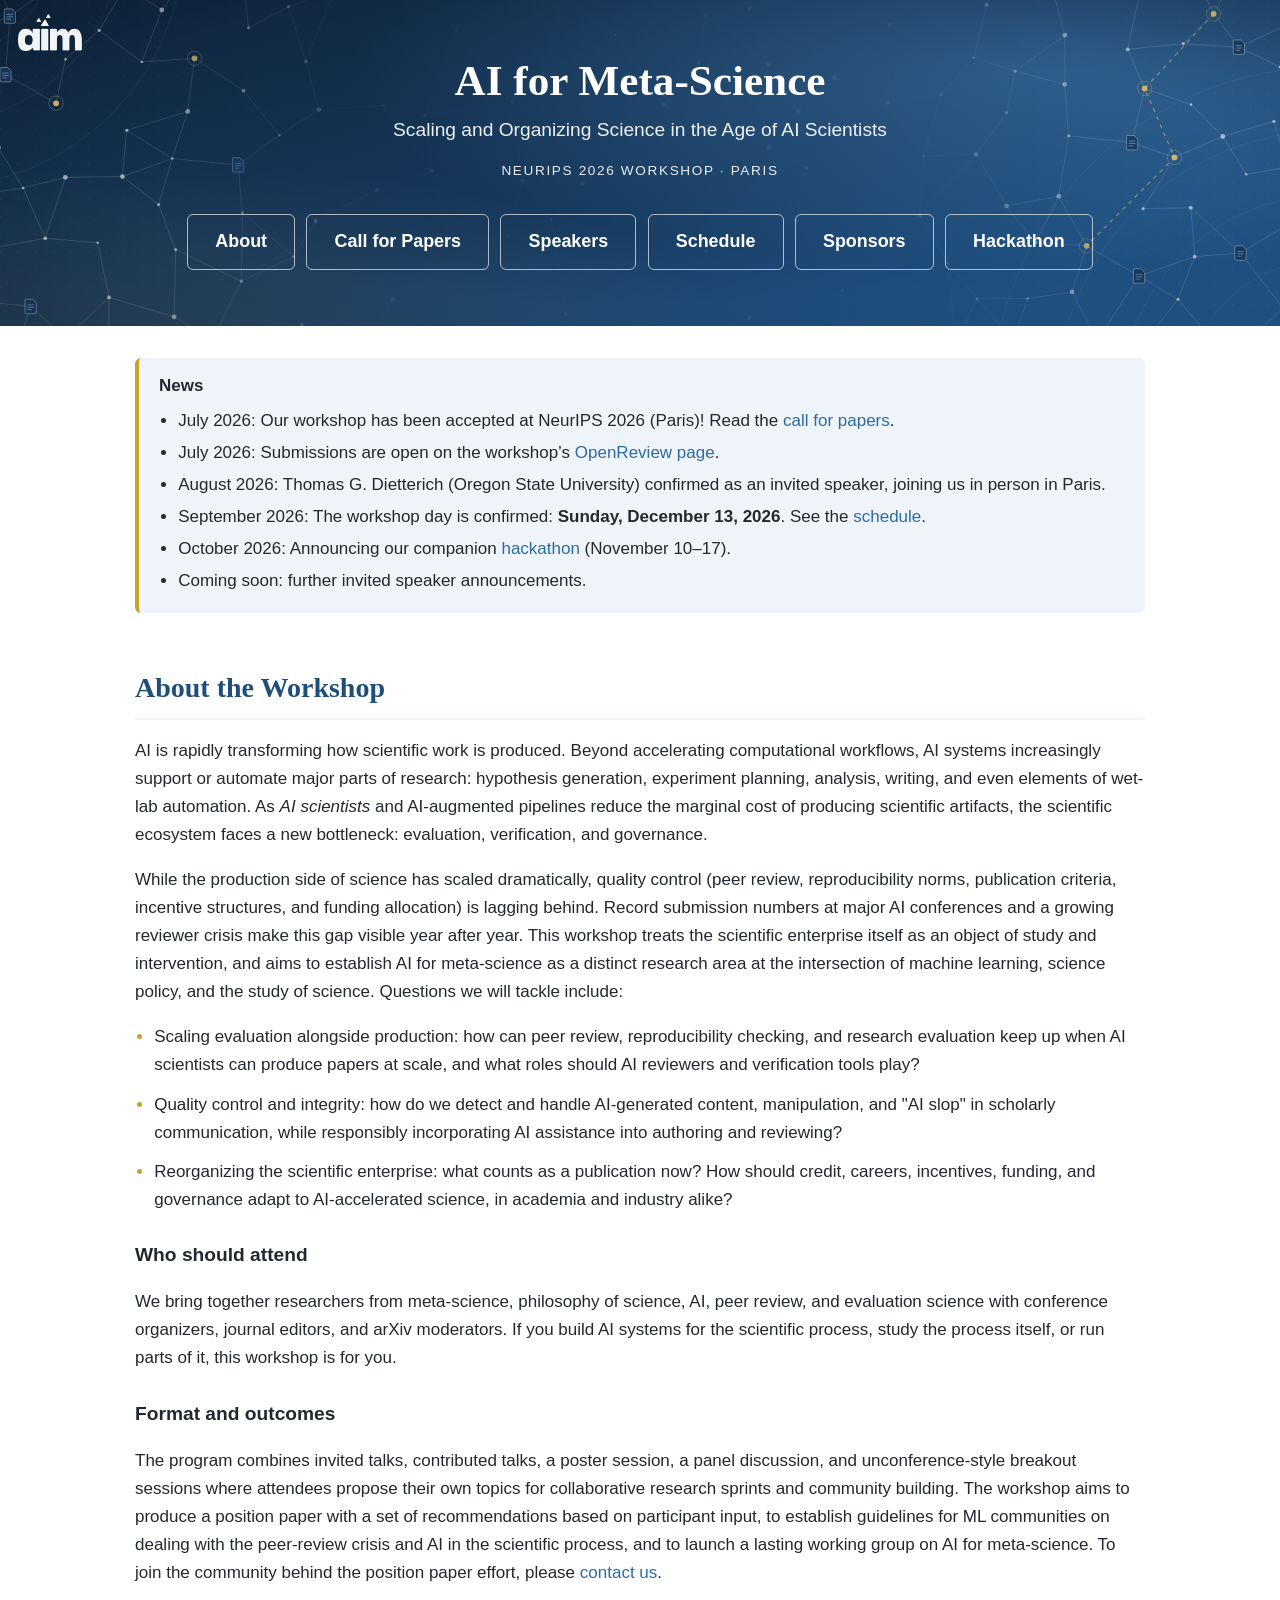
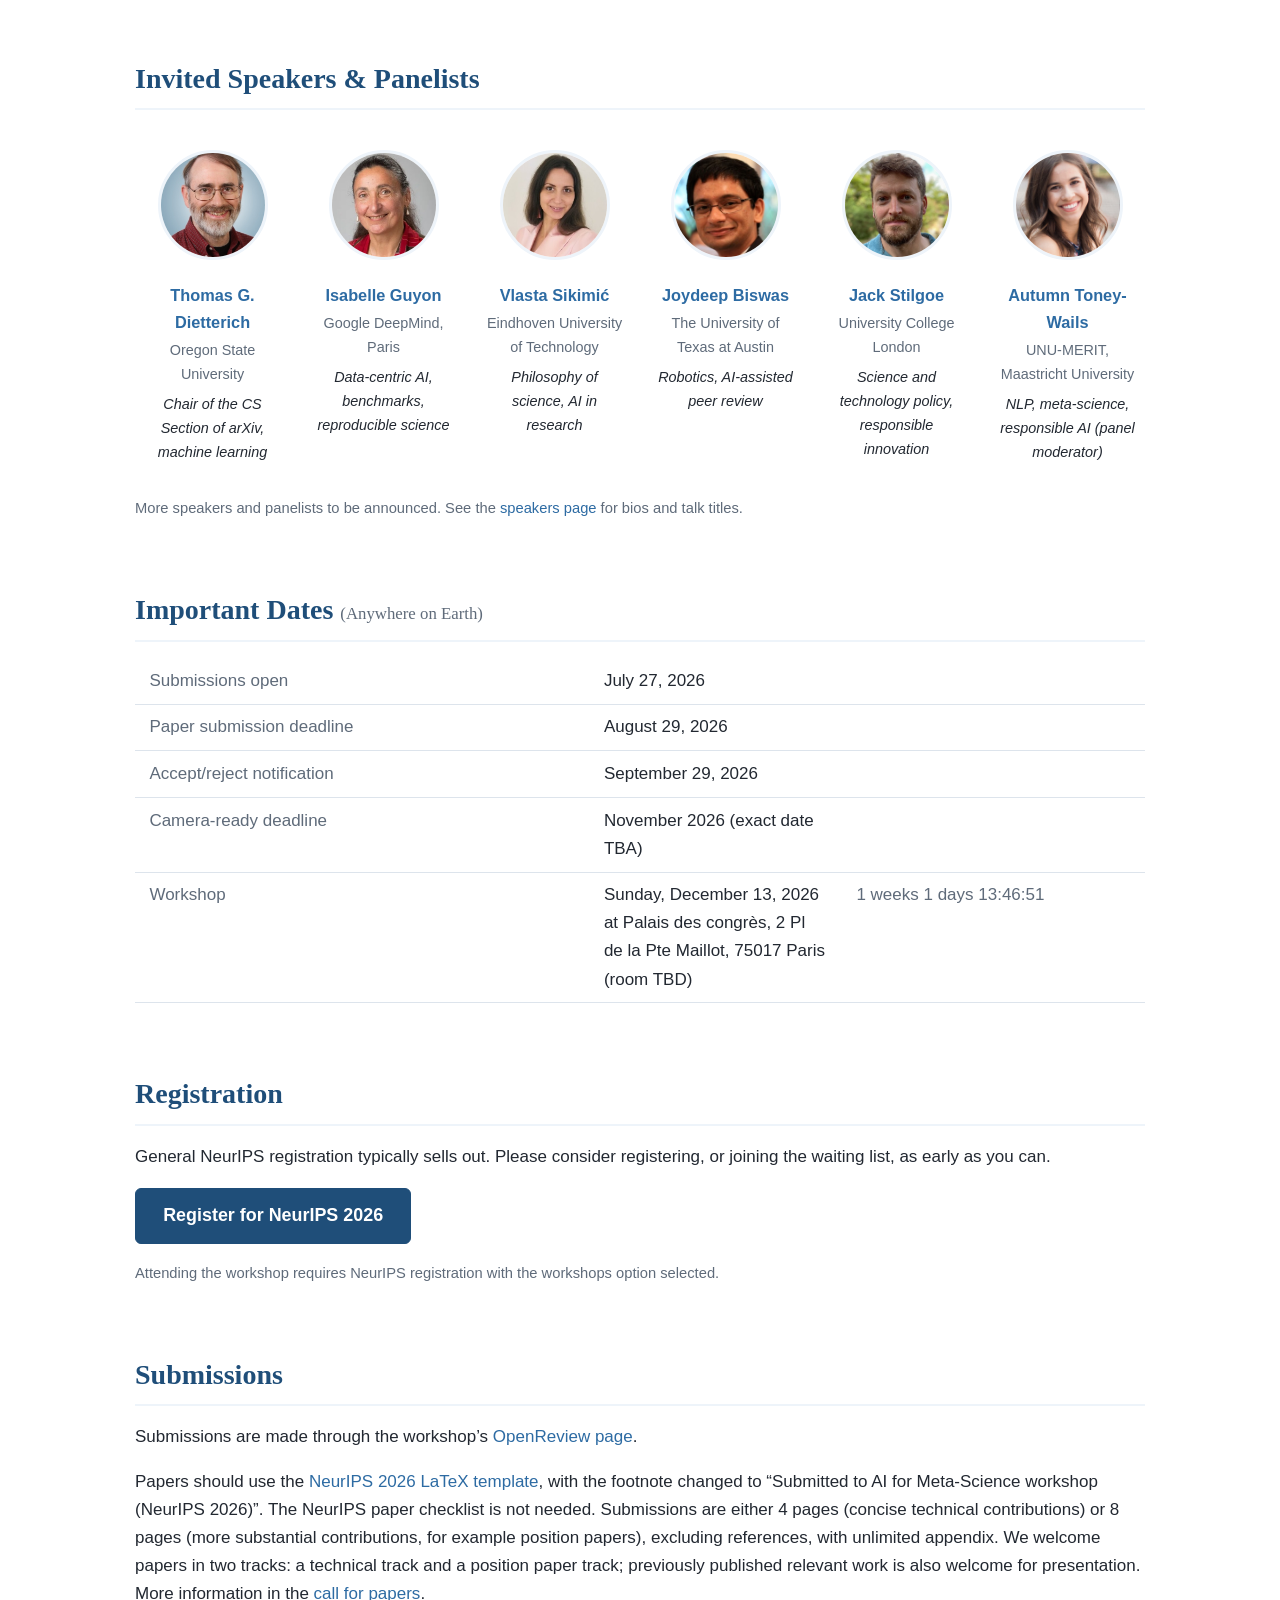
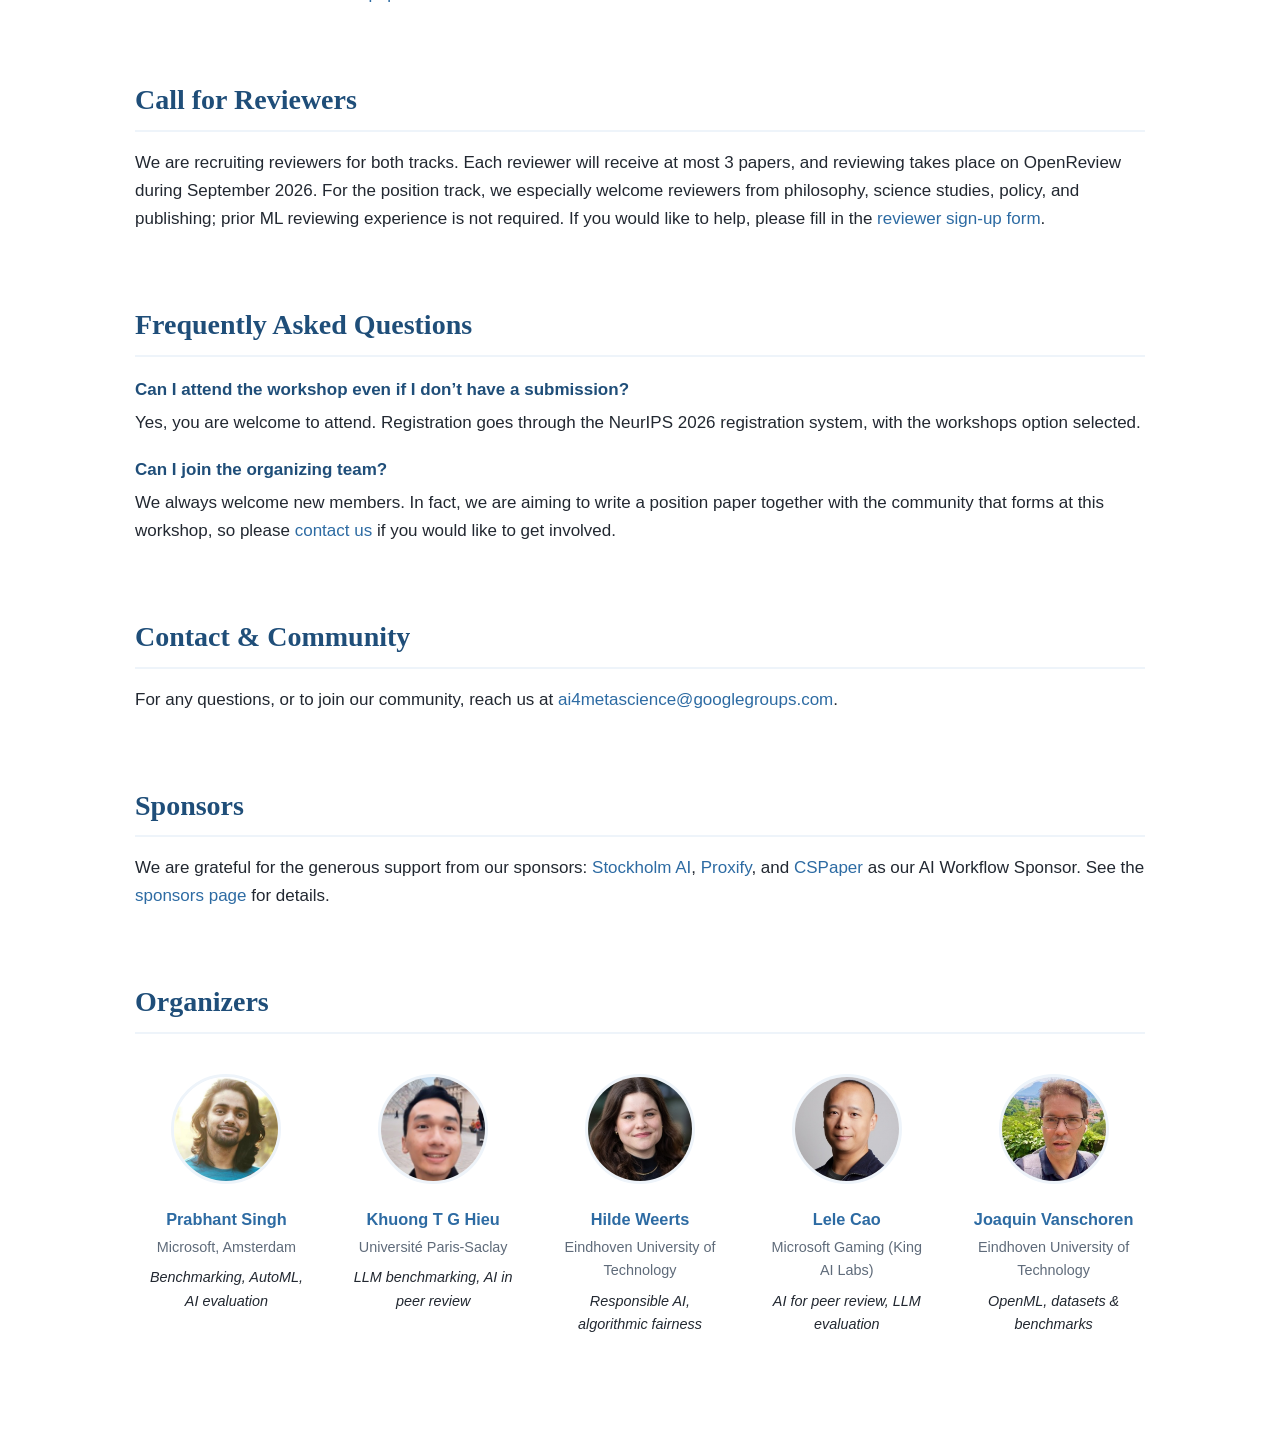
<file: index.html>
<!DOCTYPE html>
<html lang="en">
<head>
  <meta charset="utf-8">
  <meta name="viewport" content="width=device-width, initial-scale=1">
  <title>AI for Meta-Science | NeurIPS 2026 Workshop</title>
  <meta name="description" content="AI for Meta-Science: Scaling and Organizing Science in the Age of AI Scientists. A NeurIPS 2026 workshop in Paris on AI in peer review, scientific evaluation, and the governance of AI-accelerated science. Call for papers: technical and position tracks, deadline August 29, 2026 (AoE).">
  <meta property="og:title" content="AI for Meta-Science | NeurIPS 2026 Workshop">
  <meta property="og:description" content="Call for papers: technical and position tracks on AI in peer review, AI scientists, and scientific evaluation. Submission deadline August 29, 2026 (AoE). Paris, December 13, 2026.">
  <meta property="og:type" content="website">
  <meta property="og:url" content="https://ai4metascience.org/">
  <meta property="og:image" content="https://ai4metascience.org/assets/aim-logo.png">
  <link rel="canonical" href="https://ai4metascience.org/">
  <script type="application/ld+json">
  {
    "@context": "https://schema.org",
    "@type": "Event",
    "name": "AI for Meta-Science: Scaling and Organizing Science in the Age of AI Scientists",
    "description": "A NeurIPS 2026 workshop on AI in peer review, scientific evaluation, and the governance of AI-accelerated science. Technical and position paper tracks; submission deadline August 29, 2026 (AoE).",
    "image": "https://ai4metascience.org/assets/aim-logo.png",
    "startDate": "2026-12-13T09:00:00+01:00",
    "endDate": "2026-12-13T18:00:00+01:00",
    "eventAttendanceMode": "https://schema.org/OfflineEventAttendanceMode",
    "eventStatus": "https://schema.org/EventScheduled",
    "location": {
      "@type": "Place",
      "name": "Palais des congrès (room TBD)",
      "address": {
        "@type": "PostalAddress",
        "streetAddress": "2 Pl de la Pte Maillot",
        "postalCode": "75017",
        "addressLocality": "Paris",
        "addressCountry": "FR"
      }
    },
    "organizer": {
      "@type": "Organization",
      "name": "AI for Meta-Science Workshop Organizers",
      "url": "https://ai4metascience.org/",
      "email": "ai4metascience@googlegroups.com"
    },
    "url": "https://ai4metascience.org/"
  }
  </script>
  <link rel="icon" href="data:image/svg+xml,%3Csvg xmlns='http://www.w3.org/2000/svg' viewBox='0 0 32 32'%3E%3Ccircle cx='16' cy='16' r='15' fill='%2316324f'/%3E%3Ccircle cx='10' cy='11' r='3' fill='%23fff'/%3E%3Ccircle cx='22' cy='9' r='2.2' fill='%237fb3dd'/%3E%3Ccircle cx='21' cy='22' r='3' fill='%23fff'/%3E%3Ccircle cx='9' cy='23' r='2.2' fill='%237fb3dd'/%3E%3Cpath d='M10 11L22 9M22 9L21 22M21 22L9 23M9 23L10 11M10 11L21 22' stroke='%23aecde8' stroke-width='1' fill='none'/%3E%3C/svg%3E">
  <link rel="stylesheet" href="style.css">
</head>
<body>

<header id="top" class="hero">
  <a class="hero-brand" href="index.html"><img src="assets/aim-mark-white.png" alt="AI for Meta-Science" width="235" height="133"></a>
  <div class="hero-inner">
    <h1>AI for Meta&#8209;Science</h1>
    <p class="hero-sub">Scaling and Organizing Science in the Age of AI Scientists</p>
    <p class="hero-kicker">NeurIPS 2026 Workshop &middot; Paris</p>
    <div class="hero-buttons">
      <a class="btn btn-ghost" href="index.html">About</a>
      <a class="btn btn-ghost" href="cfp.html">Call for Papers</a>
      <a class="btn btn-ghost" href="speakers.html">Speakers</a>
      <a class="btn btn-ghost" href="schedule.html">Schedule</a>
      <a class="btn btn-ghost" href="sponsor.html">Sponsors</a>
      <a class="btn btn-ghost" href="hackathon.html">Hackathon</a>
    </div>
    </div>
  </div>
</header>

<main>

<section id="news" class="section">
  <div class="news-box">
    <strong>News</strong>
    <ul>
      <li>July 2026: Our workshop has been accepted at NeurIPS 2026 (Paris)! Read the <a href="cfp.html">call for papers</a>.</li>
      <li>July 2026: Submissions are open on the workshop&rsquo;s <a href="https://openreview.net/group?id=NeurIPS.cc/2026/Workshop/AI4MetaScience">OpenReview page</a>.</li>
      <li>August 2026: Thomas G. Dietterich (Oregon State University) confirmed as an invited speaker, joining us in person in Paris.</li>
      <li>September 2026: The workshop day is confirmed: <strong>Sunday, December 13, 2026</strong>. See the <a href="schedule.html">schedule</a>.</li>
      <li>October 2026: Announcing our companion <a href="hackathon.html">hackathon</a> (November 10&ndash;17).</li>
      <li>Coming soon: further invited speaker announcements.</li>
    </ul>
  </div>
</section>

<section id="about" class="section">
  <h2>About the Workshop</h2>
  <p>
    AI is rapidly transforming how scientific work is produced. Beyond accelerating computational
    workflows, AI systems increasingly support or automate major parts of research: hypothesis
    generation, experiment planning, analysis, writing, and even elements of wet-lab automation.
    As <em>AI scientists</em> and AI-augmented pipelines reduce the marginal cost of producing
    scientific artifacts, the scientific ecosystem faces a new bottleneck: evaluation,
    verification, and governance.
  </p>
  <p>
    While the production side of science has scaled dramatically, quality control (peer review,
    reproducibility norms, publication criteria, incentive structures, and funding allocation)
    is lagging behind. Record submission numbers at major AI conferences and a growing reviewer
    crisis make this gap visible year after year. This workshop treats the scientific enterprise
    itself as an object of study and intervention, and aims to establish AI for meta-science as
    a distinct research area at the intersection of machine learning, science policy, and the
    study of science. Questions we will tackle include:
  </p>
  <ul class="objectives">
    <li>Scaling evaluation alongside production: how can peer review, reproducibility checking, and research evaluation keep up when AI scientists can produce papers at scale, and what roles should AI reviewers and verification tools play?</li>
    <li>Quality control and integrity: how do we detect and handle AI-generated content, manipulation, and "AI slop" in scholarly communication, while responsibly incorporating AI assistance into authoring and reviewing?</li>
    <li>Reorganizing the scientific enterprise: what counts as a publication now? How should credit, careers, incentives, funding, and governance adapt to AI-accelerated science, in academia and industry alike?</li>
  </ul>
  <h3>Who should attend</h3>
  <p>
    We bring together researchers from meta-science, philosophy of science, AI, peer review, and
    evaluation science with conference organizers, journal editors, and arXiv moderators. If you
    build AI systems for the scientific process, study the process itself, or run parts of it,
    this workshop is for you.
  </p>
  <h3>Format and outcomes</h3>
  <p>
    The program combines invited talks, contributed talks, a poster session, a panel discussion,
    and unconference-style breakout sessions where attendees propose their own topics for
    collaborative research sprints and community building. The workshop aims to produce a
    position paper with a set of recommendations based on participant input, to establish
    guidelines for ML communities on dealing with the peer-review crisis and AI in the scientific
    process, and to launch a lasting working group on AI for meta-science. To join the community
    behind the position paper effort, please <a href="#contact">contact us</a>.
  </p>
</section>

<section id="speakers" class="section">
  <h2>Invited Speakers &amp; Panelists</h2>
  <div class="people-grid">
    <div class="person">
      <img class="avatar" src="assets/thomas-dietterich.jpg" alt="Thomas G. Dietterich">
      <h3><a href="https://web.engr.oregonstate.edu/~tgd/">Thomas G. Dietterich</a></h3>
      <p class="affil">Oregon State University</p>
      <p class="talk">Chair of the CS Section of arXiv, machine learning</p>
    </div>
    <div class="person">
      <img class="avatar" src="assets/isabelle-guyon.jpg" alt="Isabelle Guyon">
      <h3><a href="https://guyon.chalearn.org/">Isabelle Guyon</a></h3>
      <p class="affil">Google DeepMind, Paris</p>
      <p class="talk">Data-centric AI, benchmarks, reproducible science</p>
    </div>
    <div class="person">
      <img class="avatar" src="assets/vlasta-sikimic.jpg" alt="Vlasta Sikimić">
      <h3><a href="https://vlastasikimic.com/">Vlasta Sikimić</a></h3>
      <p class="affil">Eindhoven University of Technology</p>
      <p class="talk">Philosophy of science, AI in research</p>
    </div>
    <div class="person">
      <img class="avatar" src="assets/joydeep-biswas.jpg" alt="Joydeep Biswas">
      <h3><a href="https://www.joydeepb.com/">Joydeep Biswas</a></h3>
      <p class="affil">The University of Texas at Austin</p>
      <p class="talk">Robotics, AI-assisted peer review</p>
    </div>
    <div class="person">
      <img class="avatar" src="assets/jack-stilgoe.jpg" alt="Jack Stilgoe">
      <h3><a href="https://profiles.ucl.ac.uk/342-jack-stilgoe">Jack Stilgoe</a></h3>
      <p class="affil">University College London</p>
      <p class="talk">Science and technology policy, responsible innovation</p>
    </div>
    <div class="person">
      <img class="avatar" src="assets/autumn-toney-wails.jpg" alt="Autumn Toney-Wails">
      <h3><a href="https://www.autumntoney.com/">Autumn Toney-Wails</a></h3>
      <p class="affil">UNU-MERIT, Maastricht University</p>
      <p class="talk">NLP, meta-science, responsible AI (panel moderator)</p>
    </div>
  </div>
  <p class="note">More speakers and panelists to be announced. See the <a href="speakers.html">speakers page</a> for bios and talk titles.</p>
</section>

<section id="dates" class="section">
  <h2>Important Dates <span class="muted-inline">(Anywhere on Earth)</span></h2>
  <table class="dates-table">
    <tbody>
      <tr><td>Submissions open</td><td>July 27, 2026</td><td class="cd"></td></tr>
      <tr><td>Paper submission deadline</td><td>August 29, 2026</td><td class="cd"><span class="countdown" data-deadline="2026-08-30T11:59:59Z"></span></td></tr>
      <tr><td>Accept/reject notification</td><td>September 29, 2026</td><td class="cd"><span class="countdown" data-deadline="2026-09-30T11:59:59Z"></span></td></tr>
      <tr><td>Camera-ready deadline</td><td>November 2026 (exact date TBA)</td><td class="cd"></td></tr>
      <tr><td>Workshop</td><td>Sunday, December 13, 2026 at Palais des congrès, 2 Pl de la Pte Maillot, 75017 Paris (room TBD)</td><td class="cd"><span class="countdown" data-deadline="2026-12-13T08:00:00Z"></span></td></tr>
    </tbody>
  </table>
</section>

<section id="registration" class="section">
  <h2>Registration</h2>
  <p>
    General NeurIPS registration typically sells out. Please consider registering, or joining the
    waiting list, as early as you can.
  </p>
  <p>
    <a class="btn btn-primary" href="https://neurips-europe.cc/">Register for NeurIPS 2026</a>
  </p>
  <p class="note">
    Attending the workshop requires NeurIPS registration with the workshops option selected.
  </p>
</section>

<section id="submissions" class="section">
  <h2>Submissions</h2>
  <p>
    Submissions are made through the workshop&rsquo;s
    <a href="https://openreview.net/group?id=NeurIPS.cc/2026/Workshop/AI4MetaScience">OpenReview page</a>.
  </p>
  <p>
    Papers should use the <a href="https://media.neurips.cc/Conferences/NeurIPS2026/Formatting_Instructions_For_NeurIPS_2026.zip">NeurIPS 2026 LaTeX template</a>, with the footnote changed to
    &ldquo;Submitted to AI for Meta-Science workshop (NeurIPS 2026)&rdquo;. The NeurIPS paper
    checklist is not needed. Submissions are either 4 pages (concise technical contributions)
    or 8 pages (more substantial contributions, for example position papers), excluding
    references, with unlimited appendix. We welcome papers in two tracks: a technical track and
    a position paper track; previously published relevant work is also welcome for presentation.
    More information in the <a href="cfp.html">call for papers</a>.
  </p>
</section>

<section id="reviewers" class="section">
  <h2>Call for Reviewers</h2>
  <p>
    We are recruiting reviewers for both tracks. Each reviewer will receive at most 3 papers,
    and reviewing takes place on OpenReview during September 2026. For the position track, we
    especially welcome reviewers from philosophy, science studies, policy, and publishing;
    prior ML reviewing experience is not required. If you would like to help, please fill in
    the <a href="https://docs.google.com/forms/d/e/1FAIpQLSc_pk9MGWnJFc95e-AzA_9iE_-XZbO8RTX6YzuLdfLNyFTvyA/viewform">reviewer sign-up form</a>.
  </p>
</section>

<section id="faq" class="section">
  <h2>Frequently Asked Questions</h2>
  <dl class="faq">
    <dt>Can I attend the workshop even if I don&rsquo;t have a submission?</dt>
    <dd>
      Yes, you are welcome to attend. Registration goes through the NeurIPS 2026 registration
      system, with the workshops option selected.
    </dd>

    <dt>Can I join the organizing team?</dt>
    <dd>
      We always welcome new members. In fact, we are aiming to write a position paper together
      with the community that forms at this workshop, so please
      <a href="#contact">contact us</a> if you would like to get
      involved.
    </dd>
  </dl>
</section>

<section id="contact" class="section">
  <h2>Contact &amp; Community</h2>
  <p>
    For any questions, or to join our community, reach us at
    <a href="mailto:ai4metascience@googlegroups.com">ai4metascience@googlegroups.com</a>.
  </p>
</section>

<section id="sponsors" class="section">
  <h2>Sponsors</h2>
  <p>
    We are grateful for the generous support from our sponsors:
    <a href="https://www.stockholm.ai/">Stockholm AI</a>,
    <a href="https://proxify.io">Proxify</a>, and
    <a href="https://cspaper.org">CSPaper</a> as our AI Workflow Sponsor.
    See the <a href="sponsor.html">sponsors page</a> for details.
  </p>
</section>

<section id="organizers" class="section">
  <h2>Organizers</h2>
  <div class="people-grid">
    <div class="person">
      <img class="avatar" src="assets/prabhant-singh.jpg" alt="Prabhant Singh">
      <h3><a href="https://prabhant.github.io/">Prabhant Singh</a></h3>
      <p class="affil">Microsoft, Amsterdam</p>
      <p class="talk">Benchmarking, AutoML, AI evaluation</p>
    </div>
    <div class="person">
      <img class="avatar" src="assets/khuong-hieu.jpg" alt="Khuong T G Hieu">
      <h3><a href="https://ktgiahieu.github.io/">Khuong T G Hieu</a></h3>
      <p class="affil">Université Paris-Saclay</p>
      <p class="talk">LLM benchmarking, AI in peer review</p>
    </div>
    <div class="person">
      <img class="avatar" src="assets/hilde-weerts.jpg" alt="Hilde Weerts">
      <h3><a href="https://hildeweerts.nl/">Hilde Weerts</a></h3>
      <p class="affil">Eindhoven University of Technology</p>
      <p class="talk">Responsible AI, algorithmic fairness</p>
    </div>
    <div class="person">
      <img class="avatar" src="assets/lele-cao.jpg" alt="Lele Cao">
      <h3><a href="https://llcresearch.com/">Lele Cao</a></h3>
      <p class="affil">Microsoft Gaming (King AI Labs)</p>
      <p class="talk">AI for peer review, LLM evaluation</p>
    </div>
    <div class="person">
      <img class="avatar" src="assets/joaquin-vanschoren.jpg" alt="Joaquin Vanschoren">
      <h3><a href="https://joaquinvanschoren.github.io/">Joaquin Vanschoren</a></h3>
      <p class="affil">Eindhoven University of Technology</p>
      <p class="talk">OpenML, datasets &amp; benchmarks</p>
    </div>
  </div>
</section>

</main>

<script>
(function () {
  var spans = document.querySelectorAll('.countdown[data-deadline]');
  if (!spans.length) return;
  function pad(n) { return (n < 10 ? '0' : '') + n; }
  function tick() {
    var now = Date.now();
    Array.prototype.forEach.call(spans, function (el) {
      var s = Math.floor((Date.parse(el.getAttribute('data-deadline')) - now) / 1000);
      if (s <= 0) { el.textContent = ''; return; }
      var w = Math.floor(s / 604800);
      var d = Math.floor(s % 604800 / 86400);
      el.textContent = w + ' weeks ' + d + ' days ' +
        pad(Math.floor(s % 86400 / 3600)) + ':' + pad(Math.floor(s % 3600 / 60)) + ':' + pad(s % 60);
    });
    setTimeout(tick, 1000);
  }
  tick();
})();
</script>

</body>
</html>
</file>
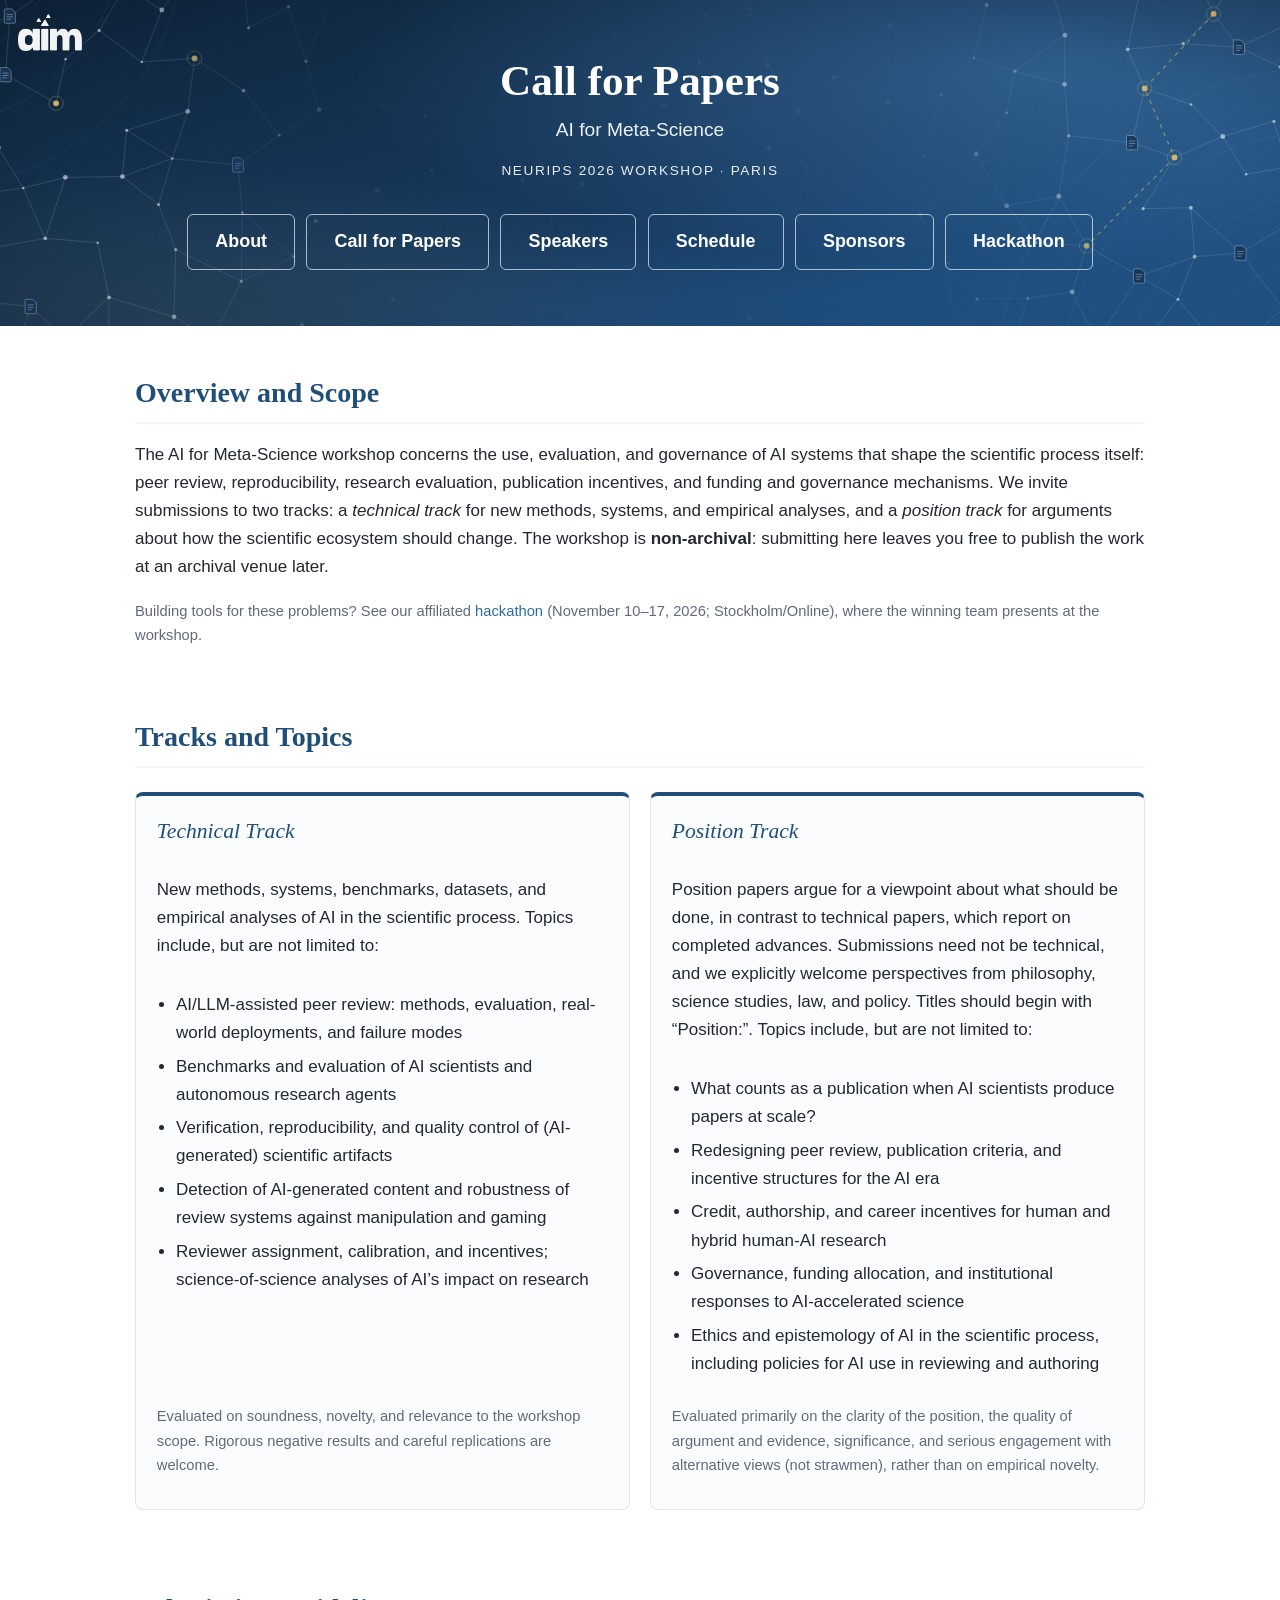
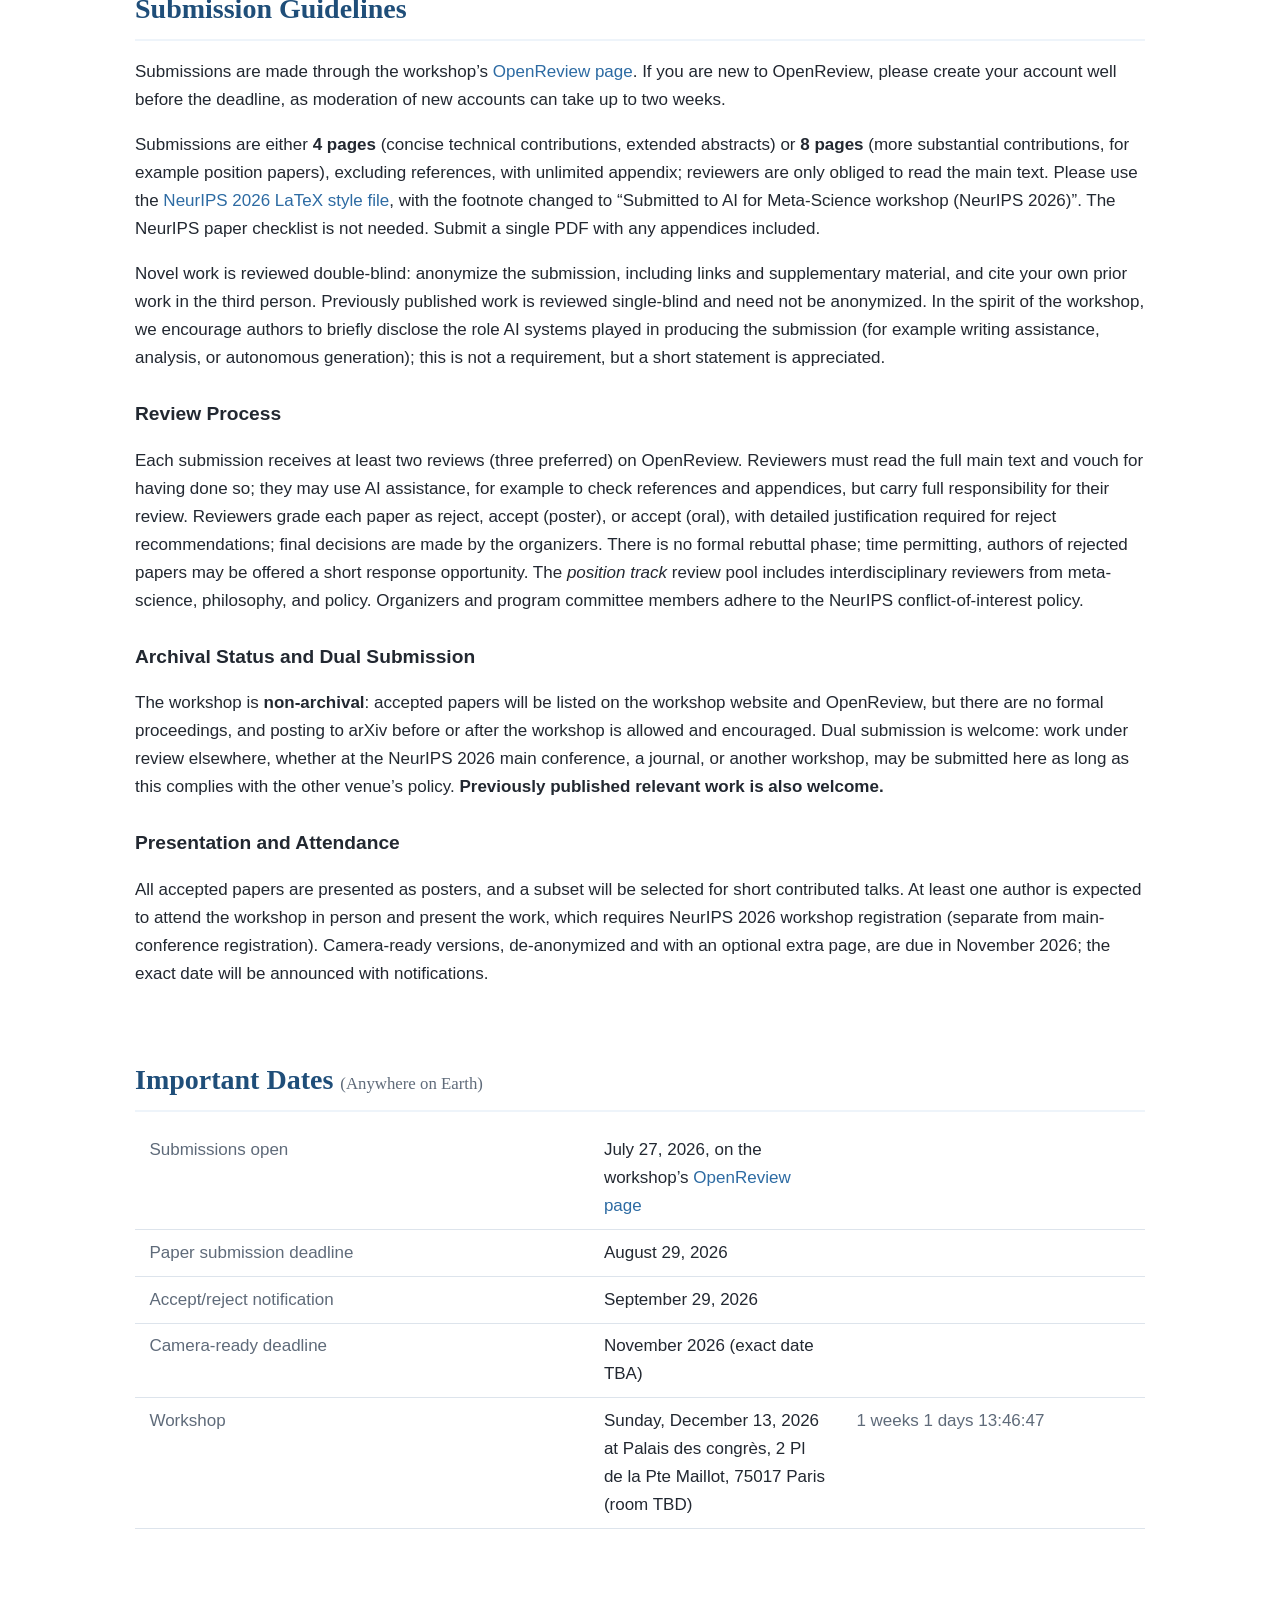
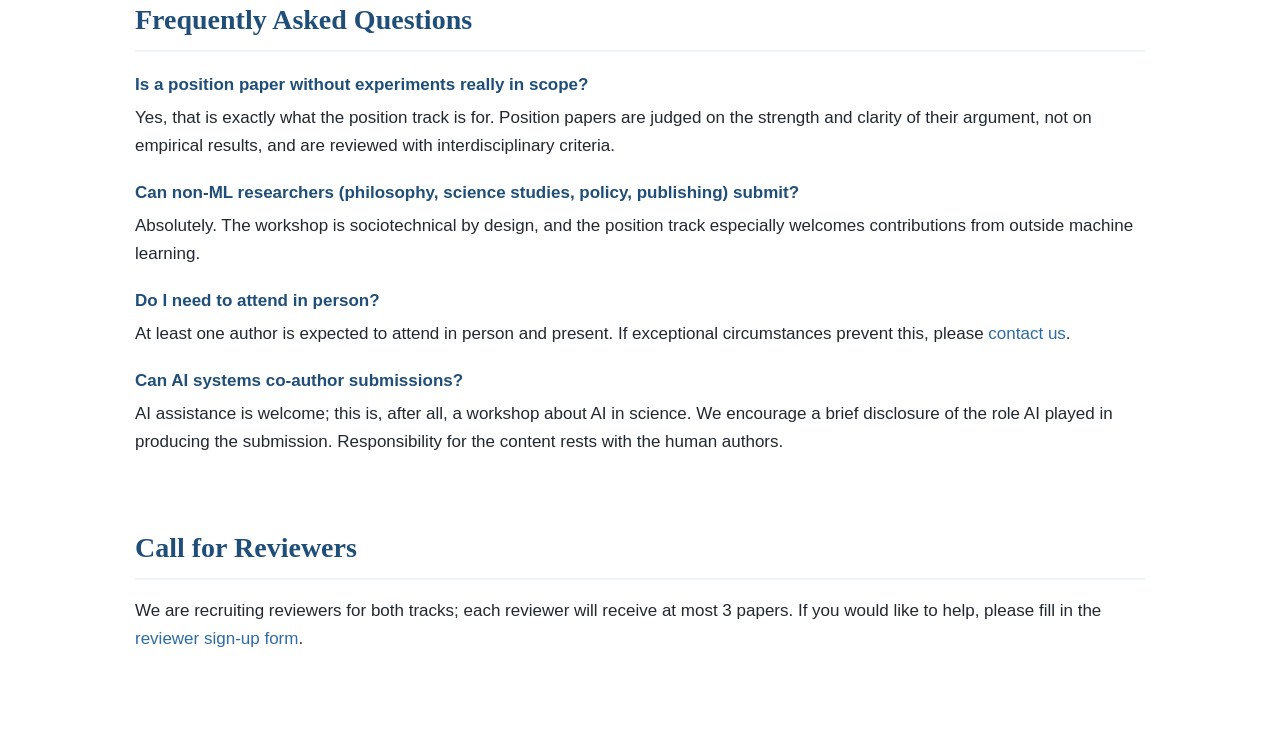
<file: cfp.html>
<!DOCTYPE html>
<html lang="en">
<head>
  <meta charset="utf-8">
  <meta name="viewport" content="width=device-width, initial-scale=1">
  <title>Call for Papers | AI for Meta-Science @ NeurIPS 2026</title>
  <meta name="description" content="Call for papers for the AI for Meta-Science workshop at NeurIPS 2026 (Paris). Technical and position paper tracks on AI in peer review, AI scientists, scientific evaluation and governance. Deadline August 29, 2026 (AoE), via OpenReview. Non-archival.">
  <meta property="og:title" content="Call for Papers | AI for Meta-Science @ NeurIPS 2026">
  <meta property="og:description" content="Technical and position paper tracks on AI in peer review, AI scientists, and scientific evaluation. Deadline August 29, 2026 (AoE). Non-archival, OpenReview.">
  <meta property="og:type" content="website">
  <meta property="og:url" content="https://ai4metascience.org/cfp.html">
  <meta property="og:image" content="https://ai4metascience.org/assets/aim-logo.png">
  <link rel="canonical" href="https://ai4metascience.org/cfp.html">
  <link rel="icon" href="data:image/svg+xml,%3Csvg xmlns='http://www.w3.org/2000/svg' viewBox='0 0 32 32'%3E%3Ccircle cx='16' cy='16' r='15' fill='%2316324f'/%3E%3Ccircle cx='10' cy='11' r='3' fill='%23fff'/%3E%3Ccircle cx='22' cy='9' r='2.2' fill='%237fb3dd'/%3E%3Ccircle cx='21' cy='22' r='3' fill='%23fff'/%3E%3Ccircle cx='9' cy='23' r='2.2' fill='%237fb3dd'/%3E%3Cpath d='M10 11L22 9M22 9L21 22M21 22L9 23M9 23L10 11M10 11L21 22' stroke='%23aecde8' stroke-width='1' fill='none'/%3E%3C/svg%3E">
  <link rel="stylesheet" href="style.css">
</head>
<body>

<header class="hero hero-page">
  <a class="hero-brand" href="index.html"><img src="assets/aim-mark-white.png" alt="AI for Meta-Science" width="235" height="133"></a>
  <div class="hero-inner">
    <h1>Call for Papers</h1>
    <p class="hero-sub">AI for Meta&#8209;Science</p>
    <p class="hero-kicker">NeurIPS 2026 Workshop &middot; Paris</p>
    <div class="hero-buttons">
      <a class="btn btn-ghost" href="index.html">About</a>
      <a class="btn btn-ghost" href="cfp.html">Call for Papers</a>
      <a class="btn btn-ghost" href="speakers.html">Speakers</a>
      <a class="btn btn-ghost" href="schedule.html">Schedule</a>
      <a class="btn btn-ghost" href="sponsor.html">Sponsors</a>
      <a class="btn btn-ghost" href="hackathon.html">Hackathon</a>
    </div>
  </div>
</header>

<main>

<section id="scope" class="section">
  <h2>Overview and Scope</h2>
  <p>
    The AI for Meta-Science workshop concerns the use, evaluation, and governance of AI systems
    that shape the scientific process itself: peer review, reproducibility, research evaluation,
    publication incentives, and funding and governance mechanisms. We invite submissions to two
    tracks: a <em>technical track</em> for new methods, systems, and empirical analyses, and a
    <em>position track</em> for arguments about how the scientific ecosystem should change.
    The workshop is <strong>non-archival</strong>: submitting here leaves you free to publish
    the work at an archival venue later.
  </p>
  <p class="note">
    Building tools for these problems? See our affiliated <a href="hackathon.html">hackathon</a>
    (November 10&ndash;17, 2026; Stockholm/Online), where the winning team presents at the workshop.
  </p>
</section>

<section id="tracks" class="section">
  <h2>Tracks and Topics</h2>

  <div class="tracks">
    <div class="track-card">
      <h3>Technical Track</h3>
      <p>New methods, systems, benchmarks, datasets, and empirical analyses of AI in the scientific process. Topics include, but are not limited to:</p>
      <ul>
        <li>AI/LLM-assisted peer review: methods, evaluation, real-world deployments, and failure modes</li>
        <li>Benchmarks and evaluation of AI scientists and autonomous research agents</li>
        <li>Verification, reproducibility, and quality control of (AI-generated) scientific artifacts</li>
        <li>Detection of AI-generated content and robustness of review systems against manipulation and gaming</li>
        <li>Reviewer assignment, calibration, and incentives; science-of-science analyses of AI&rsquo;s impact on research</li>
      </ul>
      <p class="note">Evaluated on soundness, novelty, and relevance to the workshop scope. Rigorous negative results and careful replications are welcome.</p>
    </div>
    <div class="track-card">
      <h3>Position Track</h3>
      <p>
        Position papers argue for a viewpoint about what should be done, in contrast to technical
        papers, which report on completed advances. Submissions need not be technical, and we
        explicitly welcome perspectives from philosophy, science studies, law, and policy. Titles
        should begin with &ldquo;Position:&rdquo;. Topics include, but are not limited to:
      </p>
      <ul>
        <li>What counts as a publication when AI scientists produce papers at scale?</li>
        <li>Redesigning peer review, publication criteria, and incentive structures for the AI era</li>
        <li>Credit, authorship, and career incentives for human and hybrid human-AI research</li>
        <li>Governance, funding allocation, and institutional responses to AI-accelerated science</li>
        <li>Ethics and epistemology of AI in the scientific process, including policies for AI use in reviewing and authoring</li>
      </ul>
      <p class="note">
        Evaluated primarily on the clarity of the position, the quality of argument and evidence,
        significance, and serious engagement with alternative views (not strawmen), rather
        than on empirical novelty.
      </p>
    </div>
  </div>
</section>

<section id="guidelines" class="section">
  <h2>Submission Guidelines</h2>
  <p>
    Submissions are made through the workshop&rsquo;s
    <a href="https://openreview.net/group?id=NeurIPS.cc/2026/Workshop/AI4MetaScience">OpenReview page</a>.
    If you are new to OpenReview, please create your account well before the deadline, as
    moderation of new accounts can take up to two weeks.
  </p>
  <p>
    Submissions are either <strong>4 pages</strong> (concise technical contributions, extended
    abstracts) or <strong>8 pages</strong> (more substantial contributions, for example position
    papers), excluding references, with unlimited appendix; reviewers are only obliged to read
    the main text. Please use the
    <a href="https://media.neurips.cc/Conferences/NeurIPS2026/Formatting_Instructions_For_NeurIPS_2026.zip">NeurIPS 2026 LaTeX style file</a>, with the
    footnote changed to &ldquo;Submitted to AI for Meta-Science workshop (NeurIPS 2026)&rdquo;.
    The NeurIPS paper checklist is not needed. Submit a single PDF with any appendices included.
  </p>
  <p>
    Novel work is reviewed double-blind: anonymize the submission, including links and
    supplementary material, and cite your own prior work in the third person. Previously
    published work is reviewed single-blind and need not be anonymized. In the spirit of the
    workshop, we encourage authors to briefly disclose the role AI systems played in producing
    the submission (for example writing assistance, analysis, or autonomous generation); this is
    not a requirement, but a short statement is appreciated.
  </p>

  <h3>Review Process</h3>
  <p>
    Each submission receives at least two reviews (three preferred) on OpenReview. Reviewers
    must read the full main text and vouch for having done so; they may use AI assistance, for
    example to check references and appendices, but carry full responsibility for their review.
    Reviewers grade each paper as reject, accept (poster), or accept (oral), with detailed
    justification required for reject recommendations; final decisions are made by the
    organizers. There is no formal rebuttal phase; time permitting, authors of rejected papers
    may be offered a short response opportunity. The <em>position track</em> review pool includes
    interdisciplinary reviewers from meta-science, philosophy, and policy. Organizers and
    program committee members adhere to the NeurIPS conflict-of-interest policy.
  </p>

  <h3>Archival Status and Dual Submission</h3>
  <p>
    The workshop is <strong>non-archival</strong>: accepted papers will be listed on the workshop website and
    OpenReview, but there are no formal proceedings, and posting to arXiv before or after the
    workshop is allowed and encouraged. Dual submission is welcome: work under review elsewhere,
    whether at the NeurIPS 2026 main conference, a journal, or another workshop, may be submitted
    here as long as this complies with the other venue&rsquo;s policy. <strong>Previously published
    relevant work is also welcome.</strong>
  </p>

  <h3>Presentation and Attendance</h3>
  <p>
    All accepted papers are presented as posters, and a subset will be selected for short
    contributed talks. At least one author is expected to attend the workshop in person and
    present the work, which requires NeurIPS 2026 workshop registration (separate from
    main-conference registration). Camera-ready versions, de-anonymized and with an optional
    extra page, are due in November 2026; the exact date will be announced with notifications.
  </p>
</section>

<section id="dates" class="section">
  <h2>Important Dates <span class="muted-inline">(Anywhere on Earth)</span></h2>
  <table class="dates-table">
    <tbody>
      <tr><td>Submissions open</td><td>July 27, 2026, on the workshop&rsquo;s <a href="https://openreview.net/group?id=NeurIPS.cc/2026/Workshop/AI4MetaScience">OpenReview page</a></td><td class="cd"></td></tr>
      <tr><td>Paper submission deadline</td><td>August 29, 2026</td><td class="cd"><span class="countdown" data-deadline="2026-08-30T11:59:59Z"></span></td></tr>
      <tr><td>Accept/reject notification</td><td>September 29, 2026</td><td class="cd"><span class="countdown" data-deadline="2026-09-30T11:59:59Z"></span></td></tr>
      <tr><td>Camera-ready deadline</td><td>November 2026 (exact date TBA)</td><td class="cd"></td></tr>
      <tr><td>Workshop</td><td>Sunday, December 13, 2026 at Palais des congrès, 2 Pl de la Pte Maillot, 75017 Paris (room TBD)</td><td class="cd"><span class="countdown" data-deadline="2026-12-13T08:00:00Z"></span></td></tr>
    </tbody>
  </table>
</section>

<section id="faq" class="section">
  <h2>Frequently Asked Questions</h2>
  <dl class="faq">
    <dt>Is a position paper without experiments really in scope?</dt>
    <dd>Yes, that is exactly what the position track is for. Position papers are judged on the strength and clarity of their argument, not on empirical results, and are reviewed with interdisciplinary criteria.</dd>

    <dt>Can non-ML researchers (philosophy, science studies, policy, publishing) submit?</dt>
    <dd>Absolutely. The workshop is sociotechnical by design, and the position track especially welcomes contributions from outside machine learning.</dd>

    <dt>Do I need to attend in person?</dt>
    <dd>At least one author is expected to attend in person and present. If exceptional circumstances prevent this, please <a href="index.html#contact">contact us</a>.</dd>

    <dt>Can AI systems co-author submissions?</dt>
    <dd>AI assistance is welcome; this is, after all, a workshop about AI in science. We encourage a brief disclosure of the role AI played in producing the submission. Responsibility for the content rests with the human authors.</dd>
  </dl>
</section>

<section id="reviewers" class="section">
  <h2>Call for Reviewers</h2>
  <p>
    We are recruiting reviewers for both tracks; each reviewer will receive at most 3 papers.
    If you would like to help, please fill in the
    <a href="https://docs.google.com/forms/d/e/1FAIpQLSc_pk9MGWnJFc95e-AzA_9iE_-XZbO8RTX6YzuLdfLNyFTvyA/viewform">reviewer sign-up form</a>.
  </p>
</section>

</main>

<script>
(function () {
  var spans = document.querySelectorAll('.countdown[data-deadline]');
  if (!spans.length) return;
  function pad(n) { return (n < 10 ? '0' : '') + n; }
  function tick() {
    var now = Date.now();
    Array.prototype.forEach.call(spans, function (el) {
      var s = Math.floor((Date.parse(el.getAttribute('data-deadline')) - now) / 1000);
      if (s <= 0) { el.textContent = ''; return; }
      var w = Math.floor(s / 604800);
      var d = Math.floor(s % 604800 / 86400);
      el.textContent = w + ' weeks ' + d + ' days ' +
        pad(Math.floor(s % 86400 / 3600)) + ':' + pad(Math.floor(s % 3600 / 60)) + ':' + pad(s % 60);
    });
    setTimeout(tick, 1000);
  }
  tick();
})();
</script>

</body>
</html>
</file>
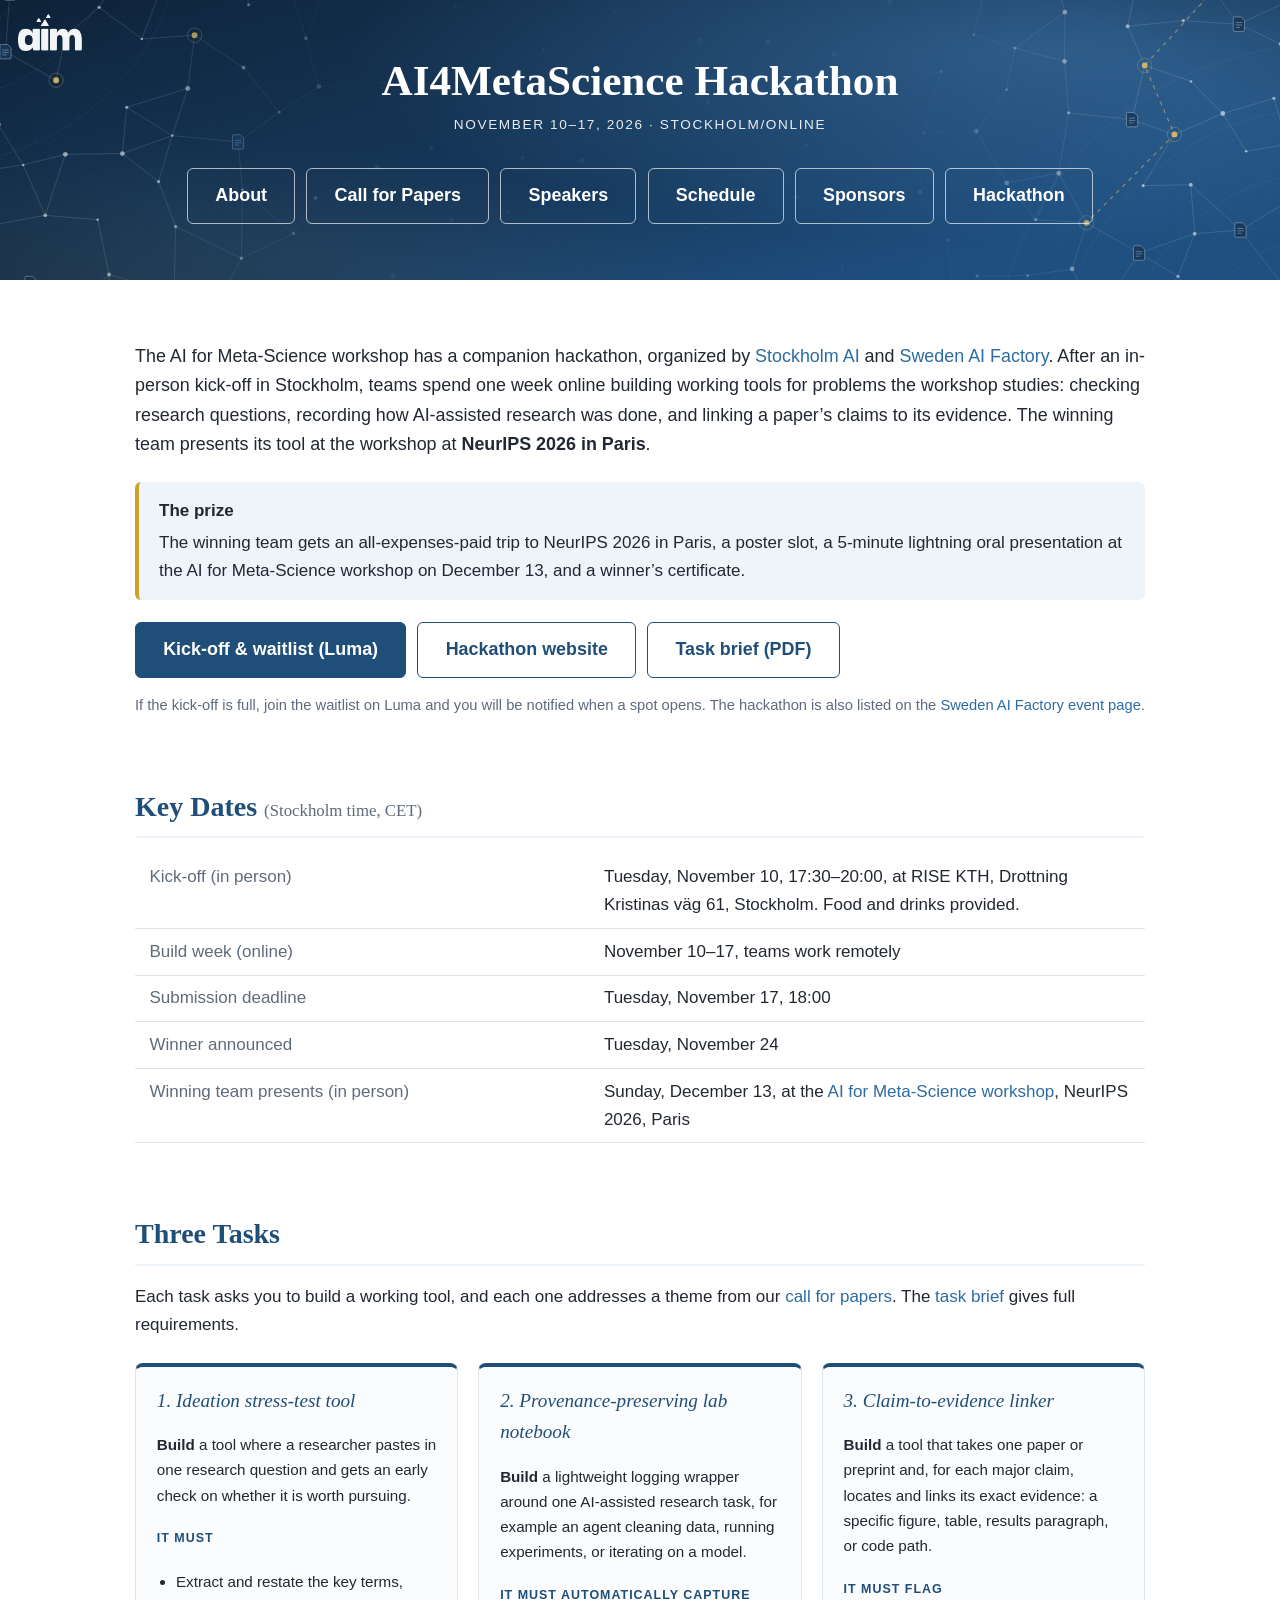
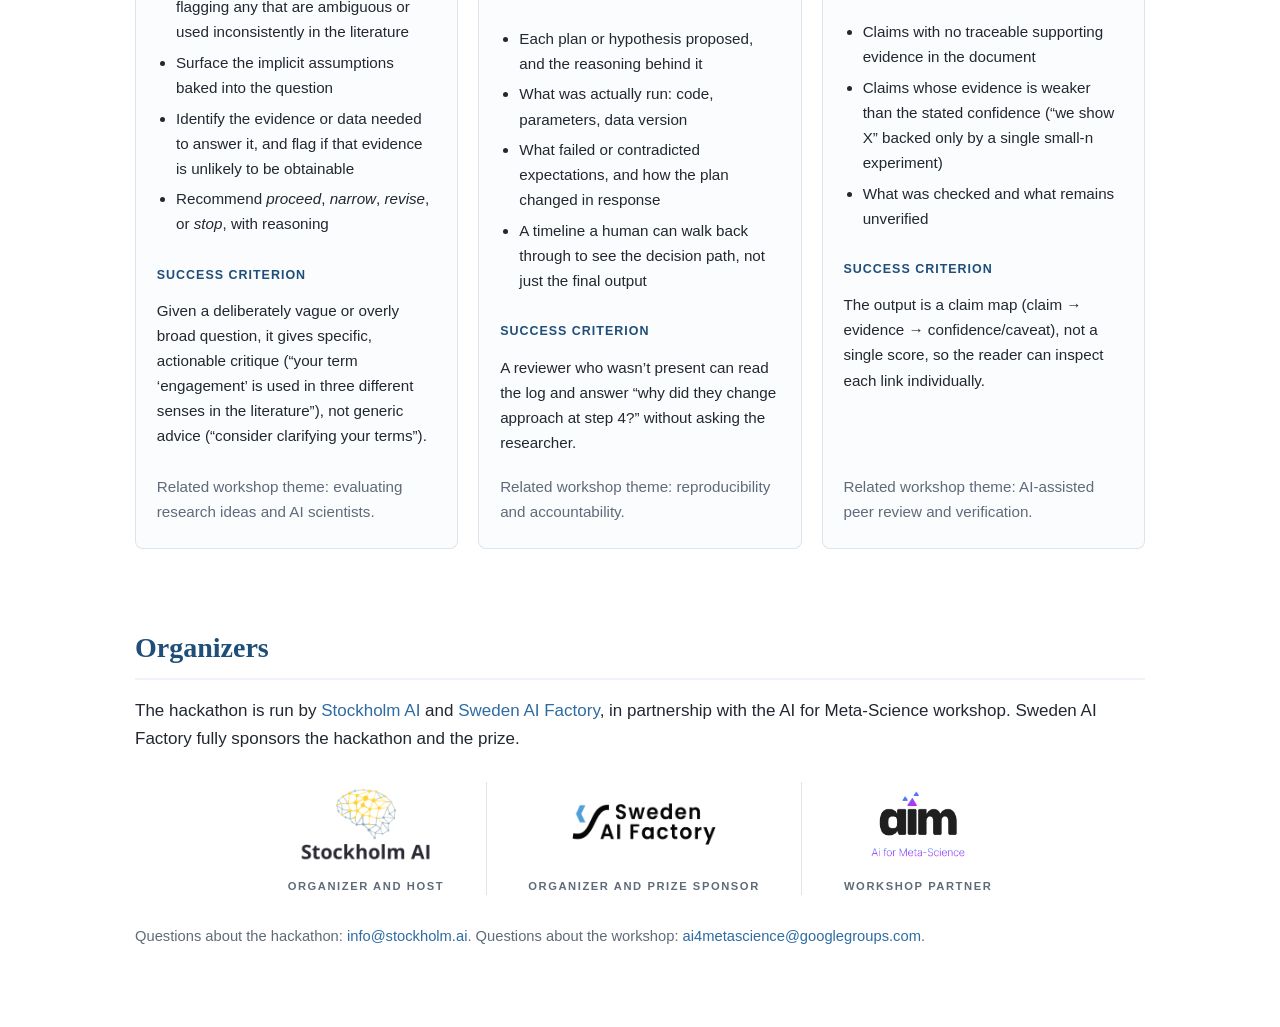
<file: hackathon.html>
<!DOCTYPE html>
<html lang="en">
<head>
  <meta charset="utf-8">
  <meta name="viewport" content="width=device-width, initial-scale=1">
  <title>Hackathon | AI for Meta-Science @ NeurIPS 2026</title>
  <meta name="description" content="AI4MetaScience Hackathon, November 10–17, 2026, Stockholm/Online. Organized by Stockholm AI and Sweden AI Factory. The winning team presents at the AI for Meta-Science workshop at NeurIPS 2026 in Paris.">
  <meta property="og:title" content="AI4MetaScience Hackathon | Nov 10–17, 2026, Stockholm/Online">
  <meta property="og:description" content="A seven-day hackathon on tools for better science. Winning team gets an all-expenses-paid trip to NeurIPS 2026 in Paris and a 5-minute lightning talk at the AI for Meta-Science workshop.">
  <meta property="og:type" content="website">
  <meta property="og:url" content="https://ai4metascience.org/hackathon.html">
  <meta property="og:image" content="https://ai4metascience.org/assets/aim-logo.png">
  <link rel="canonical" href="https://ai4metascience.org/hackathon.html">
  <link rel="icon" href="data:image/svg+xml,%3Csvg xmlns='http://www.w3.org/2000/svg' viewBox='0 0 32 32'%3E%3Ccircle cx='16' cy='16' r='15' fill='%2316324f'/%3E%3Ccircle cx='10' cy='11' r='3' fill='%23fff'/%3E%3Ccircle cx='22' cy='9' r='2.2' fill='%237fb3dd'/%3E%3Ccircle cx='21' cy='22' r='3' fill='%23fff'/%3E%3Ccircle cx='9' cy='23' r='2.2' fill='%237fb3dd'/%3E%3Cpath d='M10 11L22 9M22 9L21 22M21 22L9 23M9 23L10 11M10 11L21 22' stroke='%23aecde8' stroke-width='1' fill='none'/%3E%3C/svg%3E">
  <link rel="stylesheet" href="style.css">
</head>
<body>

<header class="hero hero-page">
  <a class="hero-brand" href="index.html"><img src="assets/aim-mark-white.png" alt="AI for Meta-Science" width="235" height="133"></a>
  <div class="hero-inner">
    <h1>AI4MetaScience Hackathon</h1>
    <p class="hero-kicker">November 10&ndash;17, 2026 &middot; Stockholm/Online</p>
    <div class="hero-buttons">
      <a class="btn btn-ghost" href="index.html">About</a>
      <a class="btn btn-ghost" href="cfp.html">Call for Papers</a>
      <a class="btn btn-ghost" href="speakers.html">Speakers</a>
      <a class="btn btn-ghost" href="schedule.html">Schedule</a>
      <a class="btn btn-ghost" href="sponsor.html">Sponsors</a>
      <a class="btn btn-ghost" href="hackathon.html">Hackathon</a>
    </div>
  </div>
</header>

<main>

<section id="overview" class="section">
  <p class="lead">
    The AI for Meta&#8209;Science workshop has a companion hackathon, organized by
    <a href="https://www.stockholm.ai/">Stockholm AI</a> and
    <a href="https://swedenaifactory.se/">Sweden AI Factory</a>. After an in-person kick-off in
    Stockholm, teams spend one week online building working
    tools for problems the workshop studies: checking research questions, recording how
    AI-assisted research was done, and linking a paper&rsquo;s claims to its evidence. The winning
    team presents its tool at the workshop at <strong>NeurIPS 2026 in Paris</strong>.
  </p>

  <div class="prize-box">
    <strong>The prize</strong>
    <p>
      The winning team gets an all-expenses-paid trip to NeurIPS 2026 in Paris, a poster slot,
      a 5-minute lightning oral presentation at the AI for Meta&#8209;Science workshop on December 13,
      and a winner&rsquo;s certificate.
    </p>
  </div>

  <div class="cta-row">
    <a class="btn btn-primary" href="https://luma.com/6b08hj2b" target="_blank" rel="noopener">Kick-off &amp; waitlist (Luma)</a>
    <a class="btn btn-outline" href="https://ai4metascience-hackathon.stockholm.ai/" target="_blank" rel="noopener">Hackathon website</a>
    <a class="btn btn-outline" href="https://ai4metascience-hackathon.stockholm.ai/assets/AI4MetaScience_Hackathon_Tasks.pdf" target="_blank" rel="noopener">Task brief (PDF)</a>
  </div>
  <p class="note">
    If the kick-off is full, join the waitlist on Luma and you will be notified when a spot opens.
    The hackathon is also listed on the
    <a href="https://swedenaifactory.se/event/ai-for-meta-science-hackathon-2026/" target="_blank" rel="noopener">Sweden AI Factory event page</a>.
  </p>
</section>

<section id="dates" class="section">
  <h2>Key Dates <span class="muted-inline">(Stockholm time, CET)</span></h2>
  <table class="dates-table">
    <tbody>
      <tr><td>Kick-off (in person)</td><td>Tuesday, November 10, 17:30&ndash;20:00, at RISE KTH, Drottning Kristinas v&auml;g 61, Stockholm. Food and drinks provided.</td></tr>
      <tr><td>Build week (online)</td><td>November 10&ndash;17, teams work remotely</td></tr>
      <tr><td>Submission deadline</td><td>Tuesday, November 17, 18:00</td></tr>
      <tr><td>Winner announced</td><td>Tuesday, November 24</td></tr>
      <tr><td>Winning team presents (in person)</td><td>Sunday, December 13, at the <a href="index.html">AI for Meta&#8209;Science workshop</a>, NeurIPS 2026, Paris</td></tr>
    </tbody>
  </table>
</section>

<section id="tasks" class="section">
  <h2>Three Tasks</h2>
  <p>
    Each task asks you to build a working tool, and each one addresses a theme from our <a href="cfp.html#tracks">call for papers</a>.
    The <a href="https://ai4metascience-hackathon.stockholm.ai/assets/AI4MetaScience_Hackathon_Tasks.pdf">task brief</a>
    gives full requirements.
  </p>
  <div class="tracks tracks-3">
    <div class="track-card task-card">
      <h3>1. Ideation stress-test tool</h3>
      <p class="task-ask"><strong>Build</strong> a tool where a researcher pastes in one research question and gets an early check on whether it is worth pursuing.</p>
      <p class="task-label">It must</p>
      <ul>
        <li>Extract and restate the key terms, flagging any that are ambiguous or used inconsistently in the literature</li>
        <li>Surface the implicit assumptions baked into the question</li>
        <li>Identify the evidence or data needed to answer it, and flag if that evidence is unlikely to be obtainable</li>
        <li>Recommend <em>proceed</em>, <em>narrow</em>, <em>revise</em>, or <em>stop</em>, with reasoning</li>
      </ul>
      <p class="task-label">Success criterion</p>
      <p>Given a deliberately vague or overly broad question, it gives specific, actionable critique (&ldquo;your term &lsquo;engagement&rsquo; is used in three different senses in the literature&rdquo;), not generic advice (&ldquo;consider clarifying your terms&rdquo;).</p>
      <p class="note">Related workshop theme: evaluating research ideas and AI scientists.</p>
    </div>
    <div class="track-card task-card">
      <h3>2. Provenance-preserving lab notebook</h3>
      <p class="task-ask"><strong>Build</strong> a lightweight logging wrapper around one AI-assisted research task, for example an agent cleaning data, running experiments, or iterating on a model.</p>
      <p class="task-label">It must automatically capture</p>
      <ul>
        <li>Each plan or hypothesis proposed, and the reasoning behind it</li>
        <li>What was actually run: code, parameters, data version</li>
        <li>What failed or contradicted expectations, and how the plan changed in response</li>
        <li>A timeline a human can walk back through to see the decision path, not just the final output</li>
      </ul>
      <p class="task-label">Success criterion</p>
      <p>A reviewer who wasn&rsquo;t present can read the log and answer &ldquo;why did they change approach at step 4?&rdquo; without asking the researcher.</p>
      <p class="note">Related workshop theme: reproducibility and accountability.</p>
    </div>
    <div class="track-card task-card">
      <h3>3. Claim-to-evidence linker</h3>
      <p class="task-ask"><strong>Build</strong> a tool that takes one paper or preprint and, for each major claim, locates and links its exact evidence: a specific figure, table, results paragraph, or code path.</p>
      <p class="task-label">It must flag</p>
      <ul>
        <li>Claims with no traceable supporting evidence in the document</li>
        <li>Claims whose evidence is weaker than the stated confidence (&ldquo;we show X&rdquo; backed only by a single small-n experiment)</li>
        <li>What was checked and what remains unverified</li>
      </ul>
      <p class="task-label">Success criterion</p>
      <p>The output is a claim map (claim &rarr; evidence &rarr; confidence/caveat), not a single score, so the reader can inspect each link individually.</p>
      <p class="note">Related workshop theme: AI-assisted peer review and verification.</p>
    </div>
  </div>

</section>

<section id="organizers" class="section">
  <h2>Organizers</h2>
  <p>
    The hackathon is run by <a href="https://www.stockholm.ai/">Stockholm AI</a> and
    <a href="https://swedenaifactory.se/">Sweden AI Factory</a>, in partnership with the
    AI for Meta&#8209;Science workshop. Sweden AI Factory fully sponsors the hackathon and the prize.
  </p>
  <div class="sponsor-grid">
    <a class="sponsor-card" href="https://www.stockholm.ai/">
      <span class="sponsor-logo"><img src="assets/sponsor-stockholm-ai.png" style="--h: 76px" alt="Stockholm AI"></span>
      <span class="sponsor-note">Organizer and host</span>
    </a>
    <a class="sponsor-card" href="https://swedenaifactory.se/">
      <span class="sponsor-logo"><img src="assets/partner-sweden-ai-factory.png" style="--h: 42px" alt="Sweden AI Factory"></span>
      <span class="sponsor-note">Organizer and prize sponsor</span>
    </a>
    <a class="sponsor-card" href="index.html">
      <span class="sponsor-logo"><img src="assets/partner-aim.png" style="--h: 70px" alt="AI for Meta-Science (AIM)"></span>
      <span class="sponsor-note">Workshop partner</span>
    </a>
  </div>
  <p class="note">
    Questions about the hackathon: <a href="mailto:info@stockholm.ai">info@stockholm.ai</a>.
    Questions about the workshop: <a href="mailto:ai4metascience@googlegroups.com">ai4metascience@googlegroups.com</a>.
  </p>
</section>

</main>

</body>
</html>
</file>
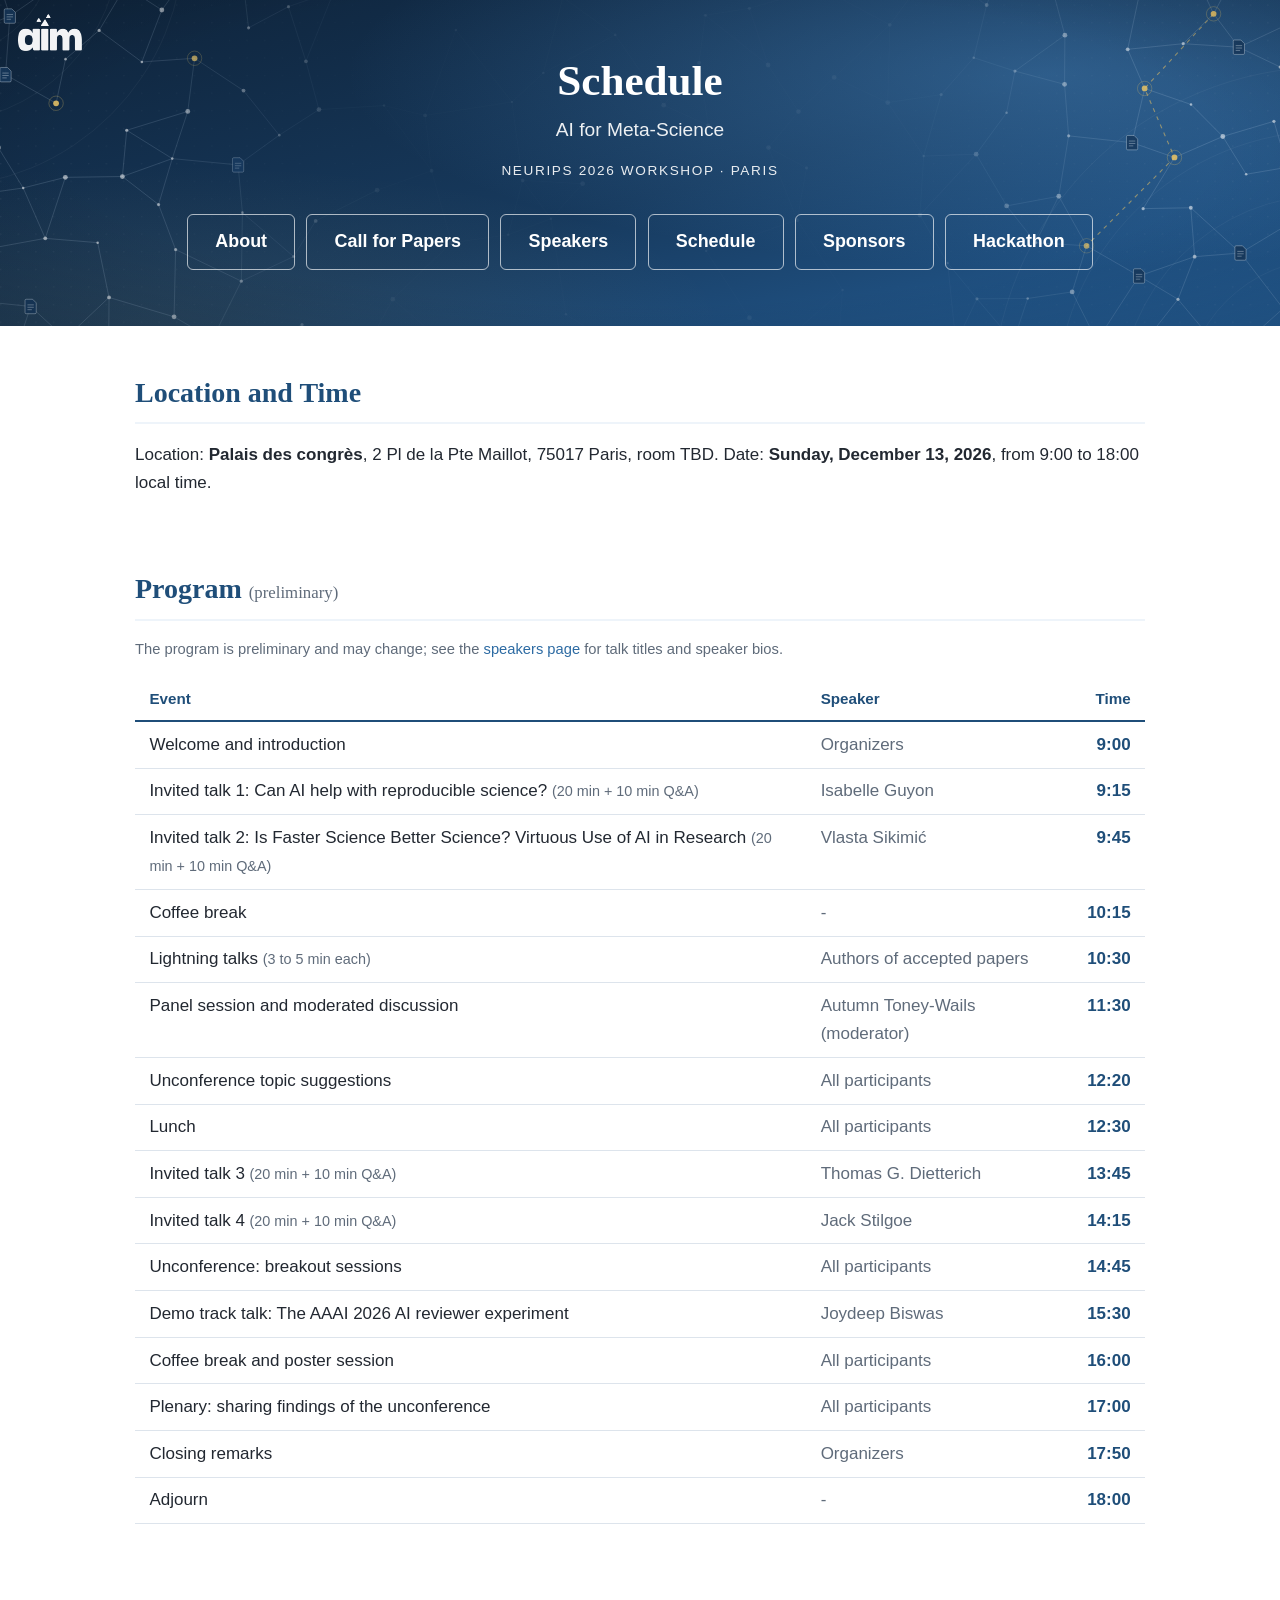
<file: proposed_schedule.html>
<!DOCTYPE html>
<html lang="en">
<head>
  <meta charset="utf-8">
  <meta name="viewport" content="width=device-width, initial-scale=1">
  <title>Schedule | AI for Meta-Science @ NeurIPS 2026</title>
  <meta name="description" content="Schedule of the AI for Meta-Science workshop at NeurIPS 2026 (Paris): invited talks, contributed talks, poster session, panel, and unconference breakout sessions.">
  <meta property="og:title" content="Schedule | AI for Meta-Science @ NeurIPS 2026">
  <meta property="og:description" content="Full-day program: invited talks, contributed talks, posters, panel, and unconference sessions. NeurIPS 2026, Paris.">
  <meta property="og:type" content="website">
  <meta property="og:url" content="https://ai4metascience.org/proposed_schedule.html">
  <meta property="og:image" content="https://ai4metascience.org/assets/aim-logo.png">
  <link rel="canonical" href="https://ai4metascience.org/proposed_schedule.html">
  <link rel="icon" href="data:image/svg+xml,%3Csvg xmlns='http://www.w3.org/2000/svg' viewBox='0 0 32 32'%3E%3Ccircle cx='16' cy='16' r='15' fill='%2316324f'/%3E%3Ccircle cx='10' cy='11' r='3' fill='%23fff'/%3E%3Ccircle cx='22' cy='9' r='2.2' fill='%237fb3dd'/%3E%3Ccircle cx='21' cy='22' r='3' fill='%23fff'/%3E%3Ccircle cx='9' cy='23' r='2.2' fill='%237fb3dd'/%3E%3Cpath d='M10 11L22 9M22 9L21 22M21 22L9 23M9 23L10 11M10 11L21 22' stroke='%23aecde8' stroke-width='1' fill='none'/%3E%3C/svg%3E">
  <meta name="robots" content="noindex, nofollow">
  <link rel="stylesheet" href="style.css">
</head>
<body>

<header class="hero hero-page">
  <a class="hero-brand" href="index.html"><img src="assets/aim-mark-white.png" alt="AI for Meta-Science" width="235" height="133"></a>
  <div class="hero-inner">
    <h1>Schedule</h1>
    <p class="hero-sub">AI for Meta&#8209;Science</p>
    <p class="hero-kicker">NeurIPS 2026 Workshop &middot; Paris</p>
    <div class="hero-buttons">
      <a class="btn btn-ghost" href="index.html">About</a>
      <a class="btn btn-ghost" href="cfp.html">Call for Papers</a>
      <a class="btn btn-ghost" href="speakers.html">Speakers</a>
      <a class="btn btn-ghost" href="schedule.html">Schedule</a>
      <a class="btn btn-ghost" href="sponsor.html">Sponsors</a>
      <a class="btn btn-ghost" href="hackathon.html">Hackathon</a>
    </div>
  </div>
</header>

<main>

<section class="section">
  <h2>Location and Time</h2>
  <p>
    Location: <strong>Palais des congrès</strong>, 2 Pl de la Pte Maillot, 75017 Paris, room TBD. Date: <strong>Sunday, December 13, 2026</strong>,
    from 9:00 to 18:00 local time.
  </p>
</section>

<section class="section">
  <h2>Program <span class="muted-inline">(preliminary)</span></h2>
  <p class="note">
    The program is preliminary and may change; see the
    <a href="speakers.html">speakers page</a> for talk titles and speaker bios.
  </p>
  <table class="program-table">
    <thead>
      <tr><th>Event</th><th>Speaker</th><th>Time</th></tr>
    </thead>
    <tbody>
      <tr><td>Welcome and introduction</td><td>Organizers</td><td>9:00</td></tr>
      <tr><td>Invited talk 1: Can AI help with reproducible science? <span class="muted">(20 min + 10 min Q&amp;A)</span></td><td>Isabelle Guyon</td><td>9:15</td></tr>
      <tr><td>Invited talk 2: Is Faster Science Better Science? Virtuous Use of AI in Research <span class="muted">(20 min + 10 min Q&amp;A)</span></td><td>Vlasta Sikimić</td><td>9:45</td></tr>
      <tr><td>Coffee break</td><td>-</td><td>10:15</td></tr>
      <tr><td>Lightning talks <span class="muted">(3 to 5 min each)</span></td><td>Authors of accepted papers</td><td>10:30</td></tr>
      <tr><td>Panel session and moderated discussion</td><td>Autumn Toney-Wails (moderator)</td><td>11:30</td></tr>
      <tr><td>Unconference topic suggestions</td><td>All participants</td><td>12:20</td></tr>
      <tr><td>Lunch</td><td>All participants</td><td>12:30</td></tr>
      <tr><td>Invited talk 3 <span class="muted">(20 min + 10 min Q&amp;A)</span></td><td>Thomas G. Dietterich</td><td>13:45</td></tr>
      <tr><td>Invited talk 4 <span class="muted">(20 min + 10 min Q&amp;A)</span></td><td>Jack Stilgoe</td><td>14:15</td></tr>
      <tr><td>Unconference: breakout sessions</td><td>All participants</td><td>14:45</td></tr>
      <tr><td>Demo track talk: The AAAI 2026 AI reviewer experiment</td><td>Joydeep Biswas</td><td>15:30</td></tr>
      <tr><td>Coffee break and poster session</td><td>All participants</td><td>16:00</td></tr>
      <tr><td>Plenary: sharing findings of the unconference</td><td>All participants</td><td>17:00</td></tr>
      <tr><td>Closing remarks</td><td>Organizers</td><td>17:50</td></tr>
      <tr><td>Adjourn</td><td>-</td><td>18:00</td></tr>
    </tbody>
  </table>
</section>

</main>


</body>
</html>
</file>
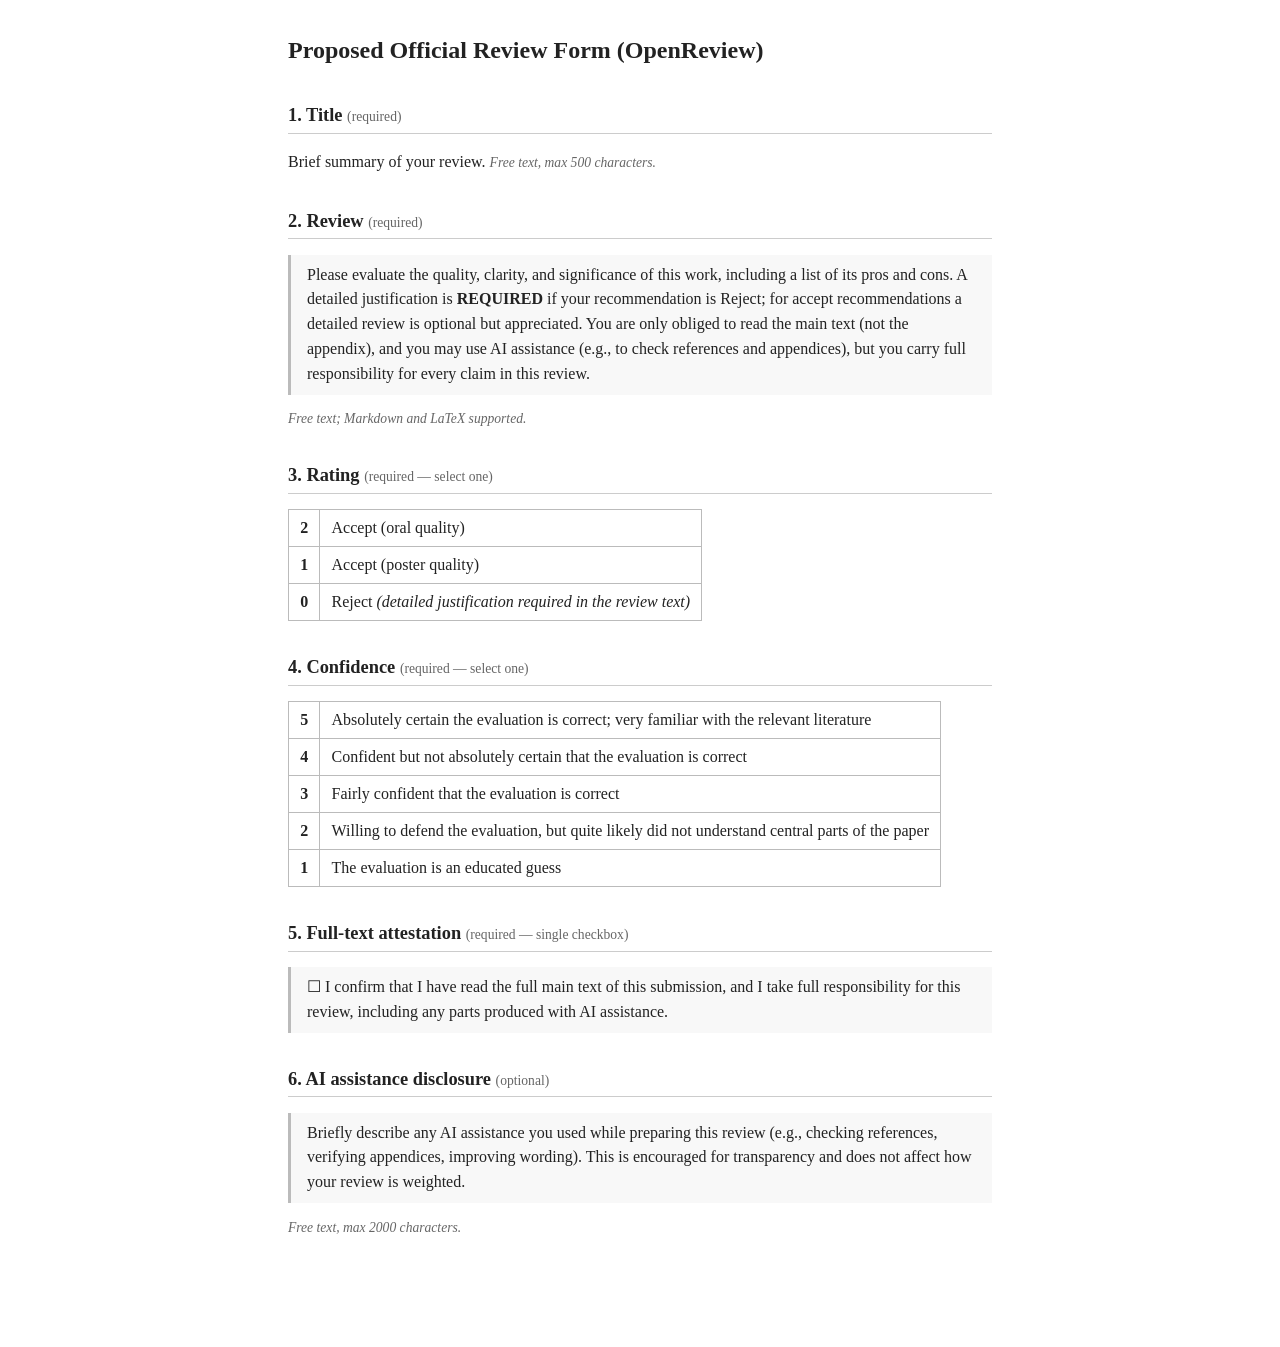
<file: review-form.html>
<!DOCTYPE html>
<html lang="en">
<head>
  <meta charset="utf-8">
  <meta name="viewport" content="width=device-width, initial-scale=1">
  <title>[DRAFT] Review Form Proposal — AI4MetaScience organizers</title>
  <meta name="robots" content="noindex, nofollow">
  <style>
    body {
      font-family: Georgia, "Times New Roman", serif;
      max-width: 44rem;
      margin: 2rem auto;
      padding: 0 1rem 4rem;
      color: #222;
      background: #fff;
      line-height: 1.55;
    }
    h1 { font-size: 1.5rem; }
    h2 { font-size: 1.15rem; margin-top: 2rem; border-bottom: 1px solid #ccc; padding-bottom: 0.2rem; }
    .req { font-weight: normal; font-size: 0.85rem; color: #666; }
    table { border-collapse: collapse; margin: 0.5rem 0; }
    td { border: 1px solid #bbb; padding: 0.35rem 0.7rem; vertical-align: top; }
    .meta { font-size: 0.85rem; color: #666; font-style: italic; }
    code { font-family: "Courier New", monospace; background: #f2f2f2; padding: 0 0.2rem; }
    blockquote { margin: 0.5rem 0; padding: 0.5rem 1rem; border-left: 3px solid #bbb; background: #f8f8f8; }
  </style>
</head>
<body>

<h1>Proposed Official Review Form (OpenReview)</h1>

<h2>1. Title <span class="req">(required)</span></h2>
<p>Brief summary of your review. <span class="meta">Free text, max 500 characters.</span></p>

<h2>2. Review <span class="req">(required)</span></h2>
<blockquote>
  Please evaluate the quality, clarity, and significance of this work, including a
  list of its pros and cons. A detailed justification is <strong>REQUIRED</strong> if
  your recommendation is Reject; for accept recommendations a detailed review is
  optional but appreciated. You are only obliged to read the main text (not the
  appendix), and you may use AI assistance (e.g., to check references and appendices),
  but you carry full responsibility for every claim in this review.
</blockquote>
<p class="meta">Free text; Markdown and LaTeX supported.</p>

<h2>3. Rating <span class="req">(required &mdash; select one)</span></h2>
<table>
  <tbody>
    <tr><td><strong>2</strong></td><td>Accept (oral quality)</td></tr>
    <tr><td><strong>1</strong></td><td>Accept (poster quality)</td></tr>
    <tr><td><strong>0</strong></td><td>Reject <em>(detailed justification required in the review text)</em></td></tr>
  </tbody>
</table>

<h2>4. Confidence <span class="req">(required &mdash; select one)</span></h2>
<table>
  <tbody>
    <tr><td><strong>5</strong></td><td>Absolutely certain the evaluation is correct; very familiar with the relevant literature</td></tr>
    <tr><td><strong>4</strong></td><td>Confident but not absolutely certain that the evaluation is correct</td></tr>
    <tr><td><strong>3</strong></td><td>Fairly confident that the evaluation is correct</td></tr>
    <tr><td><strong>2</strong></td><td>Willing to defend the evaluation, but quite likely did not understand central parts of the paper</td></tr>
    <tr><td><strong>1</strong></td><td>The evaluation is an educated guess</td></tr>
  </tbody>
</table>

<h2>5. Full-text attestation <span class="req">(required &mdash; single checkbox)</span></h2>
<blockquote>
  &#9744; I confirm that I have read the full main text of this submission, and I take
  full responsibility for this review, including any parts produced with AI assistance.
</blockquote>

<h2>6. AI assistance disclosure <span class="req">(optional)</span></h2>
<blockquote>
  Briefly describe any AI assistance you used while preparing this review (e.g.,
  checking references, verifying appendices, improving wording). This is encouraged
  for transparency and does not affect how your review is weighted.
</blockquote>
<p class="meta">Free text, max 2000 characters.</p>

</body>
</html>
</file>
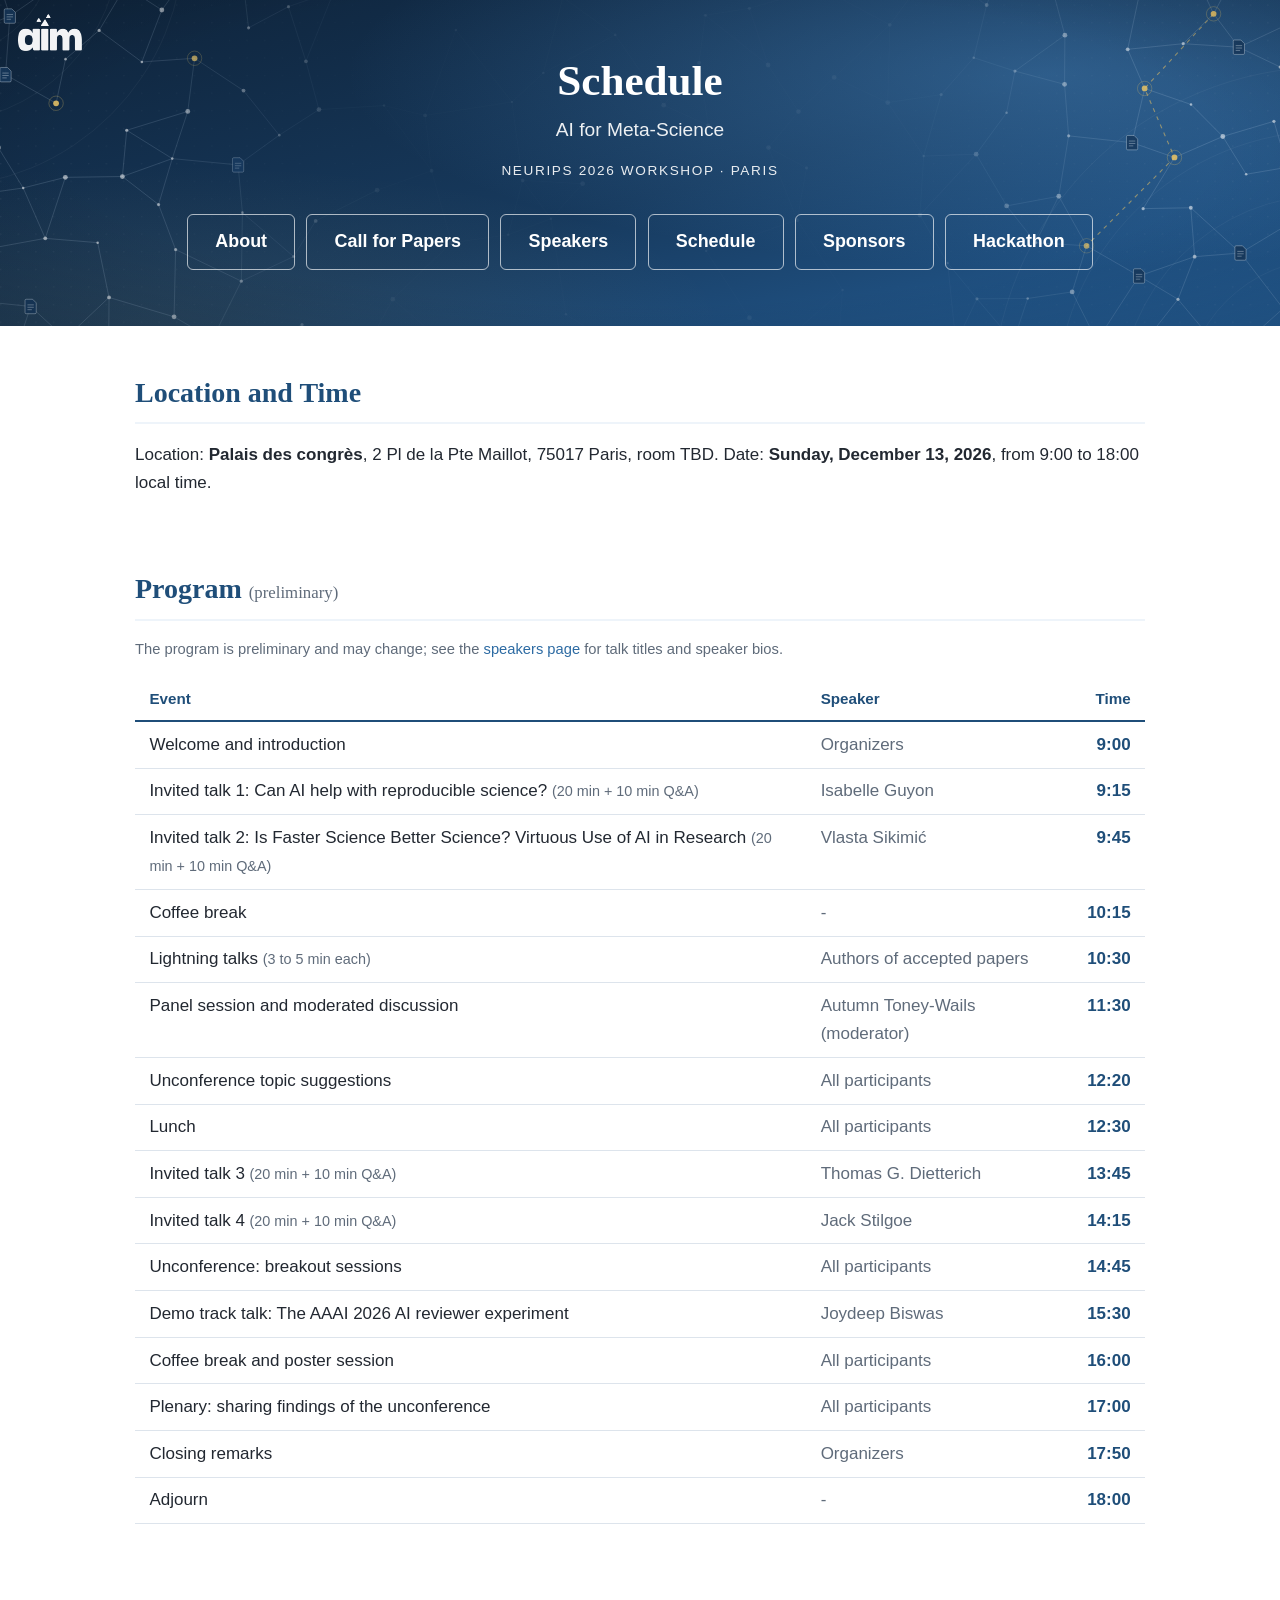
<file: schedule.html>
<!DOCTYPE html>
<html lang="en">
<head>
  <meta charset="utf-8">
  <meta name="viewport" content="width=device-width, initial-scale=1">
  <title>Schedule | AI for Meta-Science @ NeurIPS 2026</title>
  <meta name="description" content="Schedule of the AI for Meta-Science workshop at NeurIPS 2026 (Paris): invited talks, contributed talks, poster session, panel, and unconference breakout sessions.">
  <meta property="og:title" content="Schedule | AI for Meta-Science @ NeurIPS 2026">
  <meta property="og:description" content="Full-day program: invited talks, contributed talks, posters, panel, and unconference sessions. NeurIPS 2026, Paris.">
  <meta property="og:type" content="website">
  <meta property="og:url" content="https://ai4metascience.org/schedule.html">
  <meta property="og:image" content="https://ai4metascience.org/assets/aim-logo.png">
  <link rel="canonical" href="https://ai4metascience.org/schedule.html">
  <link rel="icon" href="data:image/svg+xml,%3Csvg xmlns='http://www.w3.org/2000/svg' viewBox='0 0 32 32'%3E%3Ccircle cx='16' cy='16' r='15' fill='%2316324f'/%3E%3Ccircle cx='10' cy='11' r='3' fill='%23fff'/%3E%3Ccircle cx='22' cy='9' r='2.2' fill='%237fb3dd'/%3E%3Ccircle cx='21' cy='22' r='3' fill='%23fff'/%3E%3Ccircle cx='9' cy='23' r='2.2' fill='%237fb3dd'/%3E%3Cpath d='M10 11L22 9M22 9L21 22M21 22L9 23M9 23L10 11M10 11L21 22' stroke='%23aecde8' stroke-width='1' fill='none'/%3E%3C/svg%3E">
  <link rel="stylesheet" href="style.css">
</head>
<body>

<header class="hero hero-page">
  <a class="hero-brand" href="index.html"><img src="assets/aim-mark-white.png" alt="AI for Meta-Science" width="235" height="133"></a>
  <div class="hero-inner">
    <h1>Schedule</h1>
    <p class="hero-sub">AI for Meta&#8209;Science</p>
    <p class="hero-kicker">NeurIPS 2026 Workshop &middot; Paris</p>
    <div class="hero-buttons">
      <a class="btn btn-ghost" href="index.html">About</a>
      <a class="btn btn-ghost" href="cfp.html">Call for Papers</a>
      <a class="btn btn-ghost" href="speakers.html">Speakers</a>
      <a class="btn btn-ghost" href="schedule.html">Schedule</a>
      <a class="btn btn-ghost" href="sponsor.html">Sponsors</a>
      <a class="btn btn-ghost" href="hackathon.html">Hackathon</a>
    </div>
  </div>
</header>

<main>

<section class="section">
  <h2>Location and Time</h2>
  <p>
    Location: <strong>Palais des congrès</strong>, 2 Pl de la Pte Maillot, 75017 Paris, room TBD. Date: <strong>Sunday, December 13, 2026</strong>,
    from 9:00 to 18:00 local time.
  </p>
</section>

<section class="section">
  <h2>Program <span class="muted-inline">(preliminary)</span></h2>
  <p class="note">
    The program is preliminary and may change; see the
    <a href="speakers.html">speakers page</a> for talk titles and speaker bios.
  </p>
  <table class="program-table">
    <thead>
      <tr><th>Event</th><th>Speaker</th><th>Time</th></tr>
    </thead>
    <tbody>
      <tr><td>Welcome and introduction</td><td>Organizers</td><td>9:00</td></tr>
      <tr><td>Invited talk 1: Can AI help with reproducible science? <span class="muted">(20 min + 10 min Q&amp;A)</span></td><td>Isabelle Guyon</td><td>9:15</td></tr>
      <tr><td>Invited talk 2: Is Faster Science Better Science? Virtuous Use of AI in Research <span class="muted">(20 min + 10 min Q&amp;A)</span></td><td>Vlasta Sikimić</td><td>9:45</td></tr>
      <tr><td>Coffee break</td><td>-</td><td>10:15</td></tr>
      <tr><td>Lightning talks <span class="muted">(3 to 5 min each)</span></td><td>Authors of accepted papers</td><td>10:30</td></tr>
      <tr><td>Panel session and moderated discussion</td><td>Autumn Toney-Wails (moderator)</td><td>11:30</td></tr>
      <tr><td>Unconference topic suggestions</td><td>All participants</td><td>12:20</td></tr>
      <tr><td>Lunch</td><td>All participants</td><td>12:30</td></tr>
      <tr><td>Invited talk 3 <span class="muted">(20 min + 10 min Q&amp;A)</span></td><td>Thomas G. Dietterich</td><td>13:45</td></tr>
      <tr><td>Invited talk 4 <span class="muted">(20 min + 10 min Q&amp;A)</span></td><td>Jack Stilgoe</td><td>14:15</td></tr>
      <tr><td>Unconference: breakout sessions</td><td>All participants</td><td>14:45</td></tr>
      <tr><td>Demo track talk: The AAAI 2026 AI reviewer experiment</td><td>Joydeep Biswas</td><td>15:30</td></tr>
      <tr><td>Coffee break and poster session</td><td>All participants</td><td>16:00</td></tr>
      <tr><td>Plenary: sharing findings of the unconference</td><td>All participants</td><td>17:00</td></tr>
      <tr><td>Closing remarks</td><td>Organizers</td><td>17:50</td></tr>
      <tr><td>Adjourn</td><td>-</td><td>18:00</td></tr>
    </tbody>
  </table>
</section>

</main>


</body>
</html>
</file>
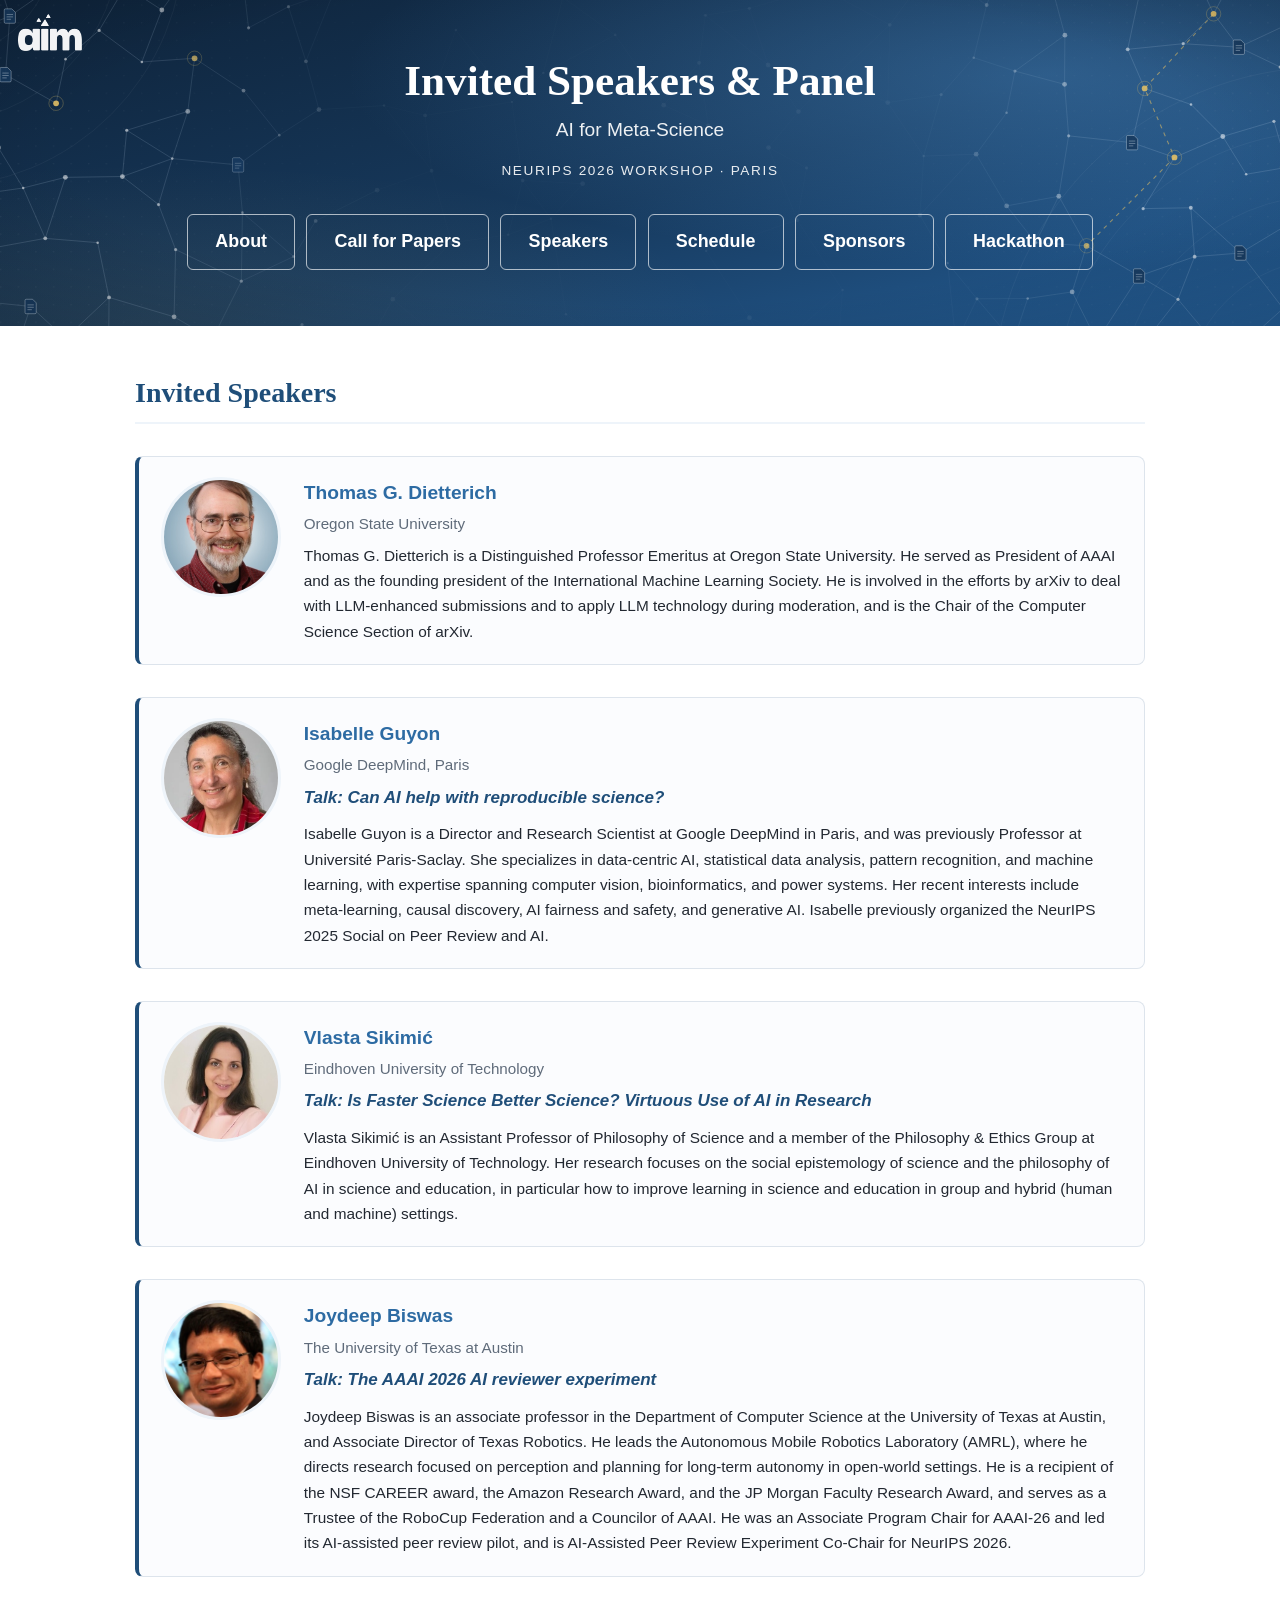
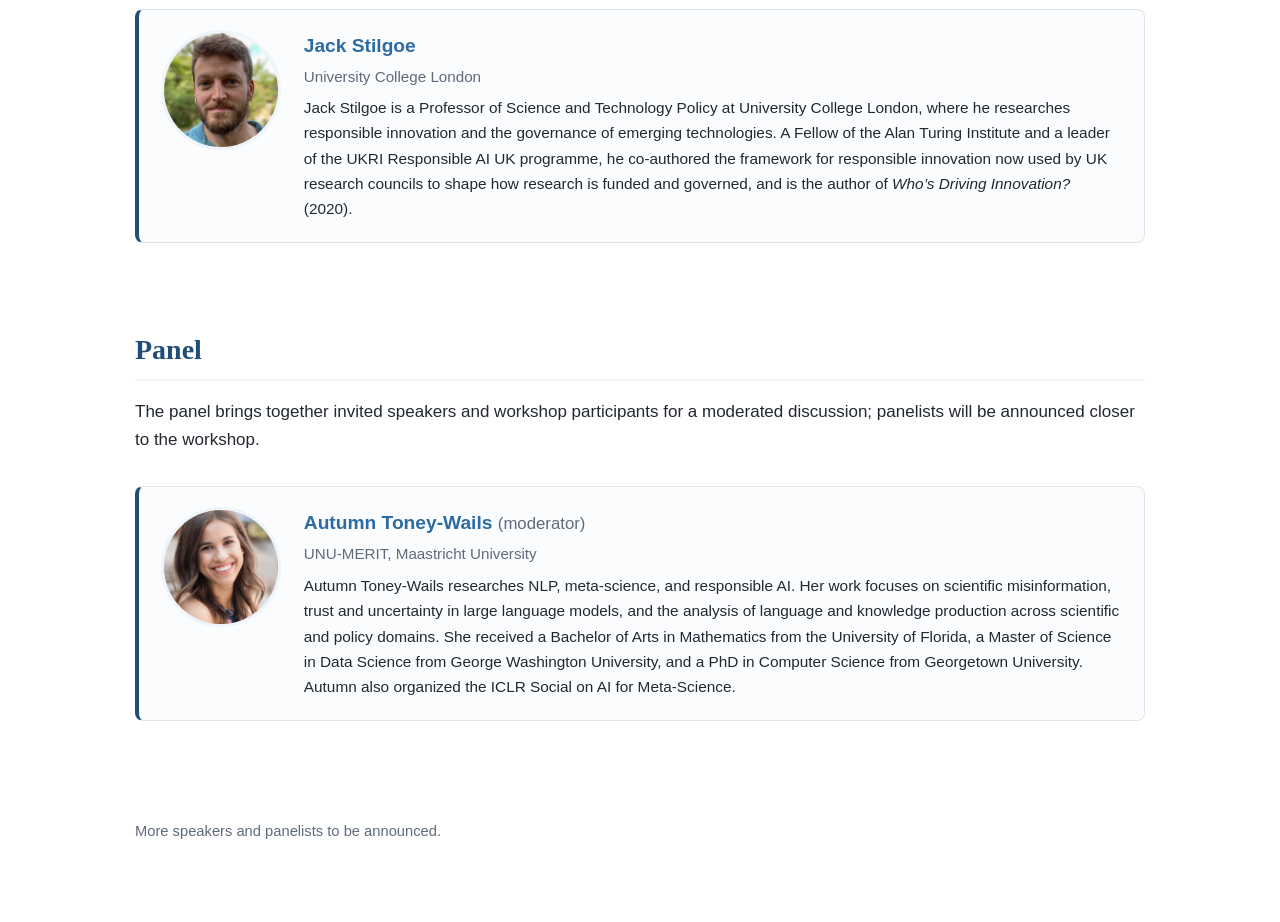
<file: speakers.html>
<!DOCTYPE html>
<html lang="en">
<head>
  <meta charset="utf-8">
  <meta name="viewport" content="width=device-width, initial-scale=1">
  <title>Speakers | AI for Meta-Science @ NeurIPS 2026</title>
  <meta name="description" content="Invited speakers and panel of the AI for Meta-Science workshop at NeurIPS 2026 (Paris): Thomas G. Dietterich, Isabelle Guyon, Vlasta Sikimić, Joydeep Biswas, Jack Stilgoe, Autumn Toney-Wails, and more to be announced.">
  <meta property="og:title" content="Speakers | AI for Meta-Science @ NeurIPS 2026">
  <meta property="og:description" content="Invited speakers and panel of the AI for Meta-Science workshop at NeurIPS 2026 in Paris.">
  <meta property="og:type" content="website">
  <meta property="og:url" content="https://ai4metascience.org/speakers.html">
  <meta property="og:image" content="https://ai4metascience.org/assets/aim-logo.png">
  <link rel="canonical" href="https://ai4metascience.org/speakers.html">
  <link rel="icon" href="data:image/svg+xml,%3Csvg xmlns='http://www.w3.org/2000/svg' viewBox='0 0 32 32'%3E%3Ccircle cx='16' cy='16' r='15' fill='%2316324f'/%3E%3Ccircle cx='10' cy='11' r='3' fill='%23fff'/%3E%3Ccircle cx='22' cy='9' r='2.2' fill='%237fb3dd'/%3E%3Ccircle cx='21' cy='22' r='3' fill='%23fff'/%3E%3Ccircle cx='9' cy='23' r='2.2' fill='%237fb3dd'/%3E%3Cpath d='M10 11L22 9M22 9L21 22M21 22L9 23M9 23L10 11M10 11L21 22' stroke='%23aecde8' stroke-width='1' fill='none'/%3E%3C/svg%3E">
  <link rel="stylesheet" href="style.css">
</head>
<body>

<header class="hero hero-page">
  <a class="hero-brand" href="index.html"><img src="assets/aim-mark-white.png" alt="AI for Meta-Science" width="235" height="133"></a>
  <div class="hero-inner">
    <h1>Invited Speakers &amp; Panel</h1>
    <p class="hero-sub">AI for Meta&#8209;Science</p>
    <p class="hero-kicker">NeurIPS 2026 Workshop &middot; Paris</p>
    <div class="hero-buttons">
      <a class="btn btn-ghost" href="index.html">About</a>
      <a class="btn btn-ghost" href="cfp.html">Call for Papers</a>
      <a class="btn btn-ghost" href="speakers.html">Speakers</a>
      <a class="btn btn-ghost" href="schedule.html">Schedule</a>
      <a class="btn btn-ghost" href="sponsor.html">Sponsors</a>
      <a class="btn btn-ghost" href="hackathon.html">Hackathon</a>
    </div>
  </div>
</header>

<main>

<section class="section">
  <h2>Invited Speakers</h2>

  <div class="speaker-entry">
    <!-- Photo: Wikimedia Commons, "Thomas Dietterich.jpg", CC BY-SA 2.0 -->
    <img class="avatar" src="assets/thomas-dietterich.jpg" alt="Thomas G. Dietterich">
    <div class="speaker-body">
      <h3><a href="https://web.engr.oregonstate.edu/~tgd/">Thomas G. Dietterich</a></h3>
      <p class="affil">Oregon State University</p>
      <p class="bio">
        Thomas G. Dietterich is a Distinguished Professor Emeritus at Oregon State University.
        He served as President of AAAI and as the founding president of the International
        Machine Learning Society. He is involved in the efforts by arXiv to deal with
        LLM-enhanced submissions and to apply LLM technology during moderation, and is the
        Chair of the Computer Science Section of arXiv.
      </p>
    </div>
  </div>

  <div class="speaker-entry">
    <img class="avatar" src="assets/isabelle-guyon.jpg" alt="Isabelle Guyon">
    <div class="speaker-body">
      <h3><a href="https://guyon.chalearn.org/">Isabelle Guyon</a></h3>
      <p class="affil">Google DeepMind, Paris</p>
      <p class="talk-title">Talk: Can AI help with reproducible science?</p>
      <p class="bio">
        Isabelle Guyon is a Director and Research Scientist at Google DeepMind in Paris, and was
        previously Professor at Université Paris-Saclay. She specializes in data-centric AI,
        statistical data analysis, pattern recognition, and machine learning, with expertise
        spanning computer vision, bioinformatics, and power systems. Her recent interests include
        meta-learning, causal discovery, AI fairness and safety, and generative AI. Isabelle
        previously organized the NeurIPS 2025 Social on Peer Review and AI.
      </p>
    </div>
  </div>

  <div class="speaker-entry">
    <img class="avatar" src="assets/vlasta-sikimic.jpg" alt="Vlasta Sikimić">
    <div class="speaker-body">
      <h3><a href="https://vlastasikimic.com/">Vlasta Sikimić</a></h3>
      <p class="affil">Eindhoven University of Technology</p>
      <p class="talk-title">Talk: Is Faster Science Better Science? Virtuous Use of AI in Research</p>
      <p class="bio">
        Vlasta Sikimić is an Assistant Professor of Philosophy of Science and a member of the
        Philosophy &amp; Ethics Group at Eindhoven University of Technology. Her research focuses
        on the social epistemology of science and the philosophy of AI in science and education,
        in particular how to improve learning in science and education in group and hybrid
        (human and machine) settings.
      </p>
    </div>
  </div>

  <div class="speaker-entry">
    <img class="avatar" src="assets/joydeep-biswas.jpg" alt="Joydeep Biswas">
    <div class="speaker-body">
      <h3><a href="https://www.joydeepb.com/">Joydeep Biswas</a></h3>
      <p class="affil">The University of Texas at Austin</p>
      <p class="talk-title">Talk: The AAAI 2026 AI reviewer experiment</p>
      <p class="bio">
        Joydeep Biswas is an associate professor in the Department of Computer Science at the
        University of Texas at Austin, and Associate Director of Texas Robotics. He leads the
        Autonomous Mobile Robotics Laboratory (AMRL), where he directs research focused on
        perception and planning for long-term autonomy in open-world settings. He is a recipient
        of the NSF CAREER award, the Amazon Research Award, and the JP Morgan Faculty Research
        Award, and serves as a Trustee of the RoboCup Federation and a Councilor of AAAI. He was
        an Associate Program Chair for AAAI-26 and led its AI-assisted peer review pilot, and is
        AI-Assisted Peer Review Experiment Co-Chair for NeurIPS 2026.
      </p>
    </div>
  </div>

  <div class="speaker-entry">
    <img class="avatar" src="assets/jack-stilgoe.jpg" alt="Jack Stilgoe">
    <div class="speaker-body">
      <h3><a href="https://profiles.ucl.ac.uk/342-jack-stilgoe">Jack Stilgoe</a></h3>
      <p class="affil">University College London</p>
      <p class="bio">
        Jack Stilgoe is a Professor of Science and Technology Policy at University College London,
        where he researches responsible innovation and the governance of emerging technologies.
        A Fellow of the Alan Turing Institute and a leader of the UKRI Responsible AI UK
        programme, he co-authored the framework for responsible innovation now used by UK
        research councils to shape how research is funded and governed, and is the author of
        <em>Who&rsquo;s Driving Innovation?</em> (2020).
      </p>
    </div>
  </div>

</section>

<section class="section">
  <h2>Panel</h2>
  <p>
    The panel brings together invited speakers and workshop participants for a moderated
    discussion; panelists will be announced closer to the workshop.
  </p>

  <div class="speaker-entry">
    <img class="avatar" src="assets/autumn-toney-wails.jpg" alt="Autumn Toney-Wails">
    <div class="speaker-body">
      <h3><a href="https://www.autumntoney.com/">Autumn Toney-Wails</a> <span class="muted-inline">(moderator)</span></h3>
      <p class="affil">UNU-MERIT, Maastricht University</p>
      <p class="bio">
        Autumn Toney-Wails researches NLP, meta-science, and responsible AI. Her work focuses on
        scientific misinformation, trust and uncertainty in large language models, and the analysis
        of language and knowledge production across scientific and policy domains. She received a
        Bachelor of Arts in Mathematics from the University of Florida, a Master of Science in Data
        Science from George Washington University, and a PhD in Computer Science from Georgetown
        University. Autumn also organized the ICLR Social on AI for Meta-Science.
      </p>
    </div>
  </div>
</section>

<section class="section">
  <p class="note">More speakers and panelists to be announced.</p>
</section>

</main>


</body>
</html>
</file>
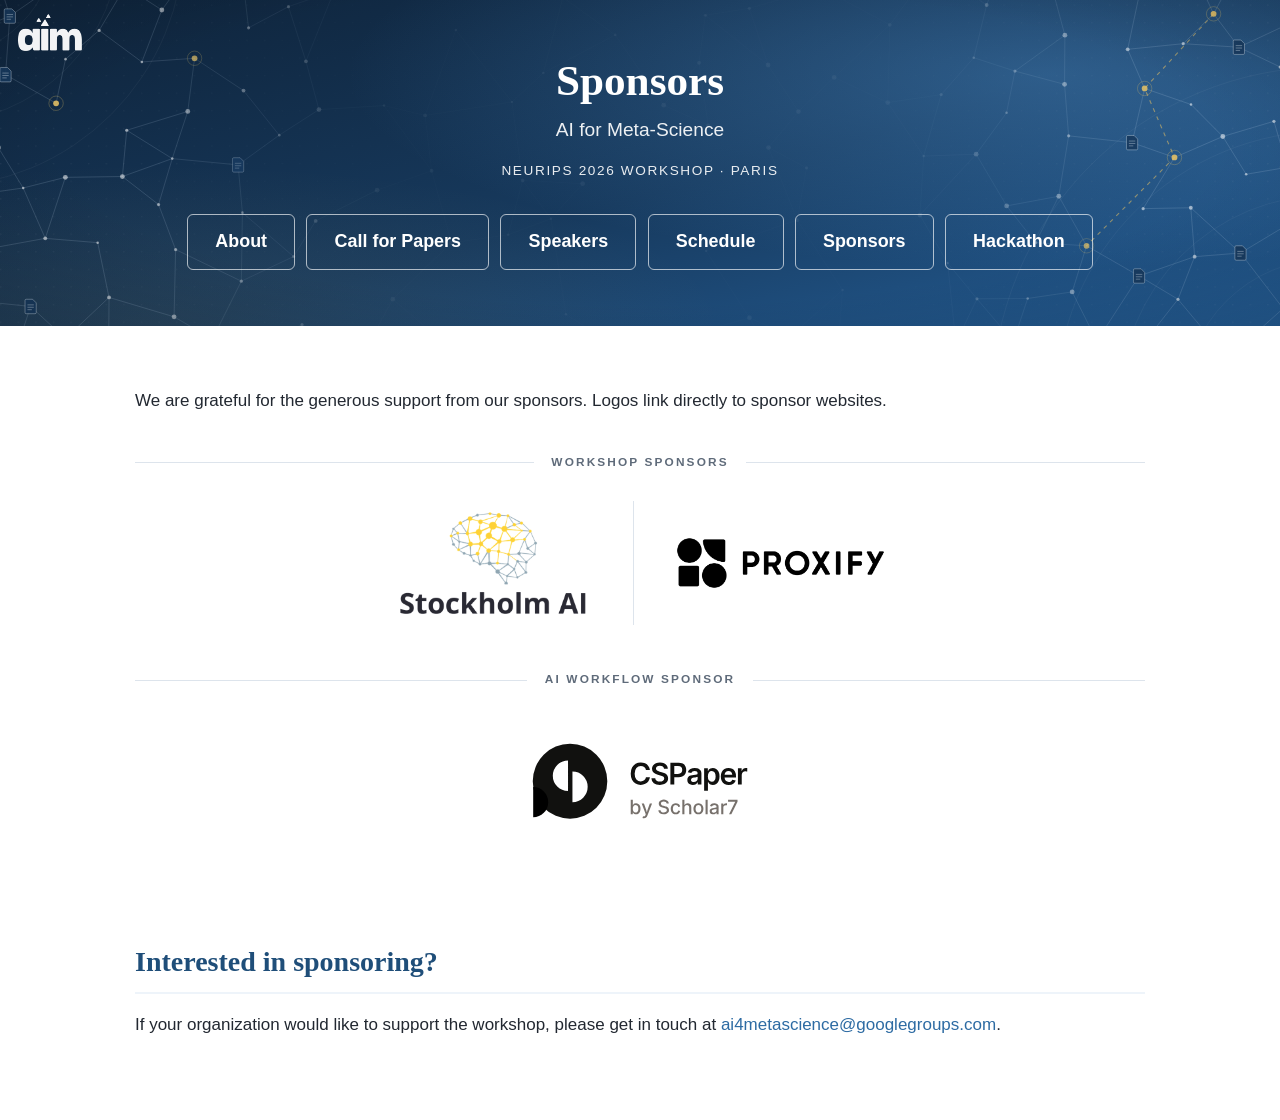
<file: sponsor.html>
<!DOCTYPE html>
<html lang="en">
<head>
  <meta charset="utf-8">
  <meta name="viewport" content="width=device-width, initial-scale=1">
  <title>Sponsors | AI for Meta-Science @ NeurIPS 2026</title>
  <meta name="description" content="Sponsors of the AI for Meta-Science workshop at NeurIPS 2026: Stockholm AI, Proxify, and CSPaper.">
  <meta property="og:title" content="Sponsors | AI for Meta-Science @ NeurIPS 2026">
  <meta property="og:description" content="Organizations supporting the AI for Meta-Science workshop at NeurIPS 2026, Paris.">
  <meta property="og:type" content="website">
  <meta property="og:url" content="https://ai4metascience.org/sponsor.html">
  <meta property="og:image" content="https://ai4metascience.org/assets/aim-logo.png">
  <link rel="canonical" href="https://ai4metascience.org/sponsor.html">
  <link rel="icon" href="data:image/svg+xml,%3Csvg xmlns='http://www.w3.org/2000/svg' viewBox='0 0 32 32'%3E%3Ccircle cx='16' cy='16' r='15' fill='%2316324f'/%3E%3Ccircle cx='10' cy='11' r='3' fill='%23fff'/%3E%3Ccircle cx='22' cy='9' r='2.2' fill='%237fb3dd'/%3E%3Ccircle cx='21' cy='22' r='3' fill='%23fff'/%3E%3Ccircle cx='9' cy='23' r='2.2' fill='%237fb3dd'/%3E%3Cpath d='M10 11L22 9M22 9L21 22M21 22L9 23M9 23L10 11M10 11L21 22' stroke='%23aecde8' stroke-width='1' fill='none'/%3E%3C/svg%3E">
  <link rel="stylesheet" href="style.css">
</head>
<body>

<header class="hero hero-page">
  <a class="hero-brand" href="index.html"><img src="assets/aim-mark-white.png" alt="AI for Meta-Science" width="235" height="133"></a>
  <div class="hero-inner">
    <h1>Sponsors</h1>
    <p class="hero-sub">AI for Meta&#8209;Science</p>
    <p class="hero-kicker">NeurIPS 2026 Workshop &middot; Paris</p>
    <div class="hero-buttons">
      <a class="btn btn-ghost" href="index.html">About</a>
      <a class="btn btn-ghost" href="cfp.html">Call for Papers</a>
      <a class="btn btn-ghost" href="speakers.html">Speakers</a>
      <a class="btn btn-ghost" href="schedule.html">Schedule</a>
      <a class="btn btn-ghost" href="sponsor.html">Sponsors</a>
      <a class="btn btn-ghost" href="hackathon.html">Hackathon</a>
    </div>
  </div>
</header>

<main>

<section class="section">
  <p>
    We are grateful for the generous support from our sponsors. Logos link directly to
    sponsor websites.
  </p>

  <div class="sponsor-tier">
    <h3>Workshop Sponsors</h3>
    <div class="sponsor-grid">
      <a class="sponsor-card" href="https://www.stockholm.ai/">
        <span class="sponsor-logo"><img src="assets/sponsor-stockholm-ai.png" style="--h: 110px" alt="Stockholm AI"></span>
      </a>
      <a class="sponsor-card" href="https://proxify.io">
        <span class="sponsor-logo"><img src="assets/sponsor-proxify.png" style="--h: 52px" alt="Proxify"></span>
      </a>
    </div>
  </div>

  <div class="sponsor-tier">
    <h3>AI Workflow Sponsor</h3>
    <div class="sponsor-grid">
      <a class="sponsor-card" href="https://cspaper.org">
        <span class="sponsor-logo"><img src="assets/sponsor-cspaper.svg" style="--h: 78px" alt="CSPaper, by Scholar7"></span>
      </a>
    </div>
  </div>
</section>

<section class="section">
  <h2>Interested in sponsoring?</h2>
  <p>
    If your organization would like to support the workshop, please get in touch at
    <a href="mailto:ai4metascience@googlegroups.com">ai4metascience@googlegroups.com</a>.
  </p>
</section>

</main>

</body>
</html>
</file>
<file: style.css>
/* AI for Meta-Science — NeurIPS 2026 workshop site */

:root {
  --accent: #1f4e79;        /* deep blue */
  --accent-light: #2d6ba3;
  --accent-bg: #eef4fa;
  --gold: #c9a227;          /* small accent for character */
  --text: #222831;
  --muted: #5f6b7a;
  --border: #dde4ec;
  --bg: #ffffff;
  --hero-grad-a: #16324f;
  --hero-grad-b: #2d6ba3;
  --max-width: 1050px;
  --display-font: Charter, "Bitstream Charter", "Iowan Old Style", Georgia, serif;
}

* { box-sizing: border-box; }

body {
  margin: 0;
  font-family: -apple-system, BlinkMacSystemFont, "Segoe UI", Roboto, Helvetica, Arial, sans-serif;
  font-size: 17px;
  line-height: 1.65;
  color: var(--text);
  background: var(--bg);
}

a { color: var(--accent-light); text-decoration: none; }
a:hover { text-decoration: underline; }

/* ---------- Hero ---------- */

.hero {
  position: relative;
  background: url("assets/hero-bg.svg") center / cover no-repeat,
              linear-gradient(135deg, var(--hero-grad-a), var(--hero-grad-b));
  color: #fff;
  text-align: center;
  padding: 3.5rem 1.25rem 3rem;
  overflow: hidden;
}
/* phones: the wide image would crop to its empty centre, so use a portrait version */
@media (max-width: 720px) {
  .hero { background-image: url("assets/hero-bg-portrait.svg"), linear-gradient(135deg, var(--hero-grad-a), var(--hero-grad-b)); }
}

.hero-inner { position: relative; max-width: var(--max-width); margin: 0 auto; }

.hero-brand {
  position: absolute;
  top: 0.9rem;
  left: 1.1rem;
  z-index: 1;
}
.hero-brand img { width: 64px; height: auto; display: block; opacity: 0.95; }
.hero-brand:hover img { opacity: 1; }
@media (max-width: 720px) { .hero-brand img { width: 48px; } }

.hero-kicker {
  text-transform: uppercase;
  letter-spacing: 0.12em;
  font-size: 0.85rem;
  opacity: 0.9;
  margin: 0 0 2rem;
}

.hero h1 {
  font-family: var(--display-font);
  font-size: clamp(1.6rem, 4vw, 2.7rem);
  margin: 0 0 0.5rem;
  line-height: 1.15;
}

.hero-sub {
  font-size: clamp(1rem, 2.2vw, 1.2rem);
  opacity: 0.92;
  margin: 0 auto 0.9rem;
  max-width: 42em;
}

.hero-buttons { display: flex; gap: 0.7rem; justify-content: center; flex-wrap: wrap; margin-bottom: 0.5rem; }

.btn {
  display: inline-block;
  padding: 0.75rem 1.7rem;
  border-radius: 6px;
  font-weight: 600;
  font-size: 1.12rem;
}
.btn:hover { text-decoration: none; }
.btn-ghost { border: 1.5px solid rgba(255,255,255,0.65); color: #fff; }
.btn-ghost:hover { background: rgba(255,255,255,0.14); }
.btn-primary { background: var(--accent); color: #fff; border: 1.5px solid var(--accent); }
.btn-primary:hover { background: var(--accent-light); border-color: var(--accent-light); }

/* phones: compact nav pills so the header doesn't fill the screen */
@media (max-width: 720px) {
  .hero { padding: 3rem 0.9rem 1.6rem; }
  .hero-kicker { margin-bottom: 1.1rem; }
  .hero-buttons { gap: 0.4rem; }
  .hero-buttons .btn { padding: 0.32rem 0.75rem; font-size: 0.86rem; border-width: 1px; border-radius: 999px; }
}

/* ---------- Sponsors ---------- */
/* a quiet logo strip: centred, optically balanced, hairline dividers, no tiles */
.sponsor-tier { margin: 2.4rem 0 2.8rem; }
.section .sponsor-tier h3 {
  display: flex; align-items: center; gap: 1.1rem;
  margin: 0 0 1.6rem; font-size: .74rem; font-weight: 600;
  letter-spacing: .18em; text-transform: uppercase; color: var(--muted);
}
.section .sponsor-tier h3::before, .section .sponsor-tier h3::after { content: ""; flex: 1; border-top: 1px solid var(--border); }
.sponsor-grid { display: flex; justify-content: center; align-items: stretch; flex-wrap: wrap; row-gap: 2rem; margin: 1.8rem 0; }
.sponsor-card {
  display: flex; flex-direction: column; align-items: center; justify-content: center;
  padding: 0 2.6rem; transition: opacity .2s ease;
}
.sponsor-card + .sponsor-card { border-left: 1px solid var(--border); }
.sponsor-card:hover { opacity: .65; text-decoration: none; }
.sponsor-logo { height: 84px; display: flex; align-items: center; }
/* per-logo heights (set inline as --h) balance wide wordmarks against stacked marks */
.sponsor-logo img { height: var(--h, 48px); width: auto; max-width: 220px; }
/* the sponsors page gives logos more room than the hackathon organizer strip */
.sponsor-tier .sponsor-logo { height: 124px; }
.sponsor-tier .sponsor-logo img { max-width: 300px; }
.sponsor-note {
  display: block; margin-top: .7rem; font-size: .7rem; font-weight: 600;
  letter-spacing: .14em; text-transform: uppercase; color: var(--muted); text-align: center;
}
@media (max-width: 600px) {
  .sponsor-grid { flex-direction: column; align-items: center; }
  .sponsor-card + .sponsor-card { border-left: 0; }
  /* a short, faint rule between stacked logos */
  .sponsor-card + .sponsor-card::before {
    content: ""; width: 56px; border-top: 1px solid var(--border); margin-bottom: 2rem;
  }
}


/* ---------- Sections ---------- */

.section {
  max-width: var(--max-width);
  margin: 0 auto;
  padding: 2.75rem 1.25rem 0.5rem;
}

.section h2 {
  font-family: var(--display-font);
  color: var(--accent);
  font-size: 1.75rem;
  margin: 0 0 1rem;
  padding-bottom: 0.4rem;
  border-bottom: 2px solid var(--accent-bg);
}

.section h3 { color: var(--text); font-size: 1.2rem; margin: 1.6rem 0 0.6rem; }

.note { color: var(--muted); font-size: 0.92rem; }
.muted { color: var(--muted); font-size: 0.9rem; }
.muted-inline { color: var(--muted); font-size: 1.05rem; font-weight: 400; font-family: inherit; }

.objectives { padding-left: 1.2rem; }
.objectives li { margin: 0.7rem 0; }
.objectives li::marker { color: var(--gold); }

/* ---------- News box ---------- */

#news { padding-top: 2rem; }

.news-box {
  background: var(--accent-bg);
  border-left: 4px solid var(--gold);
  border-radius: 6px;
  padding: 0.9rem 1.25rem;
}
.news-box ul { margin: 0.4rem 0 0; padding-left: 1.2rem; }
.news-box li { margin: 0.25rem 0; }

/* ---------- CFP tracks ---------- */

.tracks {
  display: grid;
  grid-template-columns: 1fr 1fr;
  gap: 1.25rem;
  margin: 1.5rem 0;
}

@media (max-width: 720px) { .tracks { grid-template-columns: 1fr; } }

.track-card {
  border: 1px solid var(--border);
  border-top: 4px solid var(--accent);
  border-radius: 8px;
  padding: 1.1rem 1.3rem;
  background: #fbfcfe;
  display: flex;
  flex-direction: column;
}
.track-card .note { margin-top: auto; padding-top: 0.8rem; }
.track-card h3 { margin-top: 0; color: var(--accent); font-weight: normal; font-style: italic; font-family: var(--display-font); font-size: 1.35rem; }
.track-card ul { padding-left: 1.2rem; margin: 0.5rem 0; }
.track-card li { margin: 0.35rem 0; }

.guidelines { padding-left: 1.2rem; }
.guidelines li { margin: 0.6rem 0; }

/* ---------- FAQ ---------- */

.faq dt {
  font-weight: 700;
  color: var(--accent);
  margin: 1.2rem 0 0.3rem;
}
.faq dd { margin: 0 0 0.8rem; }

/* ---------- Tables ---------- */

table { border-collapse: collapse; width: 100%; margin: 1rem 0; }

.dates-table td {
  padding: 0.55rem 0.9rem;
  border-bottom: 1px solid var(--border);
  vertical-align: top;
}

.dates-table tr td:first-child { width: 45%; color: var(--muted); }

/* Program table: Event | Speaker | Time */

.program-table th {
  text-align: left;
  padding: 0.55rem 0.9rem;
  border-bottom: 2px solid var(--accent);
  color: var(--accent);
  font-size: 0.95rem;
}

.program-table td {
  padding: 0.55rem 0.9rem;
  border-bottom: 1px solid var(--border);
  vertical-align: top;
}

.program-table tr td:nth-child(2) { color: var(--muted); }

.program-table tr td:last-child {
  width: 5.5rem;
  font-weight: 600;
  color: var(--accent);
  white-space: nowrap;
  text-align: right;
}
.program-table tr th:last-child { text-align: right; }

/* ---------- People cards (organizers grid) ---------- */

.people-grid {
  display: grid;
  grid-template-columns: repeat(auto-fit, minmax(180px, 1fr));
  gap: 1.5rem;
  margin: 1.5rem 0 1rem;
}

/* Speakers grid on the homepage: one row of 6 on desktop */
#speakers .people-grid { grid-template-columns: repeat(6, 1fr); gap: 1rem; }
@media (max-width: 940px) {
  #speakers .people-grid { grid-template-columns: repeat(auto-fit, minmax(150px, 1fr)); }
}

.person {
  text-align: center;
  padding: 1rem 0.6rem;
  border-radius: 10px;
  transition: transform 0.15s ease, box-shadow 0.15s ease;
}
.person:hover {
  transform: translateY(-3px);
  box-shadow: 0 6px 18px rgba(31, 78, 121, 0.12);
}

/* Initials placeholder (div) and real photo (img) share .avatar */
.avatar {
  width: 110px;
  height: 110px;
  border-radius: 50%;
  flex-shrink: 0;
}
.person .avatar { margin: 0 auto 0.6rem; }
div.avatar {
  background: linear-gradient(135deg, var(--hero-grad-a), var(--hero-grad-b));
  color: #fff;
  font-size: 1.8rem;
  font-weight: 700;
  letter-spacing: 0.03em;
  display: flex;
  align-items: center;
  justify-content: center;
}
img.avatar {
  object-fit: cover;
  object-position: center 25%;
  border: 3px solid var(--accent-bg);
}

.person h3 { margin: 0.2rem 0; font-size: 1.02rem; }
.person .affil { margin: 0; color: var(--muted); font-size: 0.9rem; }
.person .talk { margin: 0.4rem 0 0; font-size: 0.9rem; font-style: italic; }

/* ---------- Speaker entries with bios (speakers page) ---------- */

.speaker-entry {
  display: flex;
  gap: 1.4rem;
  align-items: flex-start;
  margin: 2rem 0;
  padding: 1.25rem 1.4rem;
  border: 1px solid var(--border);
  border-left: 4px solid var(--accent);
  border-radius: 8px;
  background: #fbfcfe;
}

.speaker-entry .avatar { width: 120px; height: 120px; }

.speaker-body h3 { margin: 0 0 0.15rem; font-size: 1.2rem; }
.speaker-body .affil { margin: 0; color: var(--muted); font-size: 0.95rem; }
.speaker-body .talk-title {
  margin: 0.4rem 0 0.6rem;
  font-style: italic;
  color: var(--accent);
  font-weight: 600;
}
.speaker-body .bio { margin: 0.4rem 0 0; font-size: 0.96rem; }

@media (max-width: 600px) {
  .speaker-entry { flex-direction: column; align-items: center; text-align: center; }
}

/* ---------- Page end ---------- */

main { padding-bottom: 3.5rem; }

/* ---------- Deadline countdown (NeurIPS-style right column) ---------- */
.dates-table td.cd {
  width: 30%;
  color: var(--muted);
  font-variant-numeric: tabular-nums;
}

/* ---------- Hackathon page ---------- */
.lead { font-size: 1.12rem; }
.prize-box {
  background: var(--accent-bg);
  border-left: 4px solid var(--gold);
  border-radius: 6px;
  padding: 0.9rem 1.25rem;
  margin: 1.4rem 0;
}
.prize-box p { margin: 0.3rem 0 0; }
.cta-row { display: flex; gap: 0.7rem; flex-wrap: wrap; margin: 1.4rem 0 0.4rem; }
.btn-outline { border: 1.5px solid var(--accent); color: var(--accent); }
.btn-outline:hover { background: var(--accent-bg); }
.tracks-3 { grid-template-columns: repeat(3, 1fr); }
@media (max-width: 900px) { .tracks-3 { grid-template-columns: 1fr; } }
.tracks-3 .track-card h3 { font-size: 1.2rem; }
.task-card p { margin: 0.4rem 0; font-size: 0.95rem; }
.task-card ul { font-size: 0.95rem; }
.task-card .task-label {
  font-size: 0.78rem; font-weight: 700; letter-spacing: 0.08em;
  text-transform: uppercase; color: var(--accent); margin-top: 0.9rem;
}
</file>
